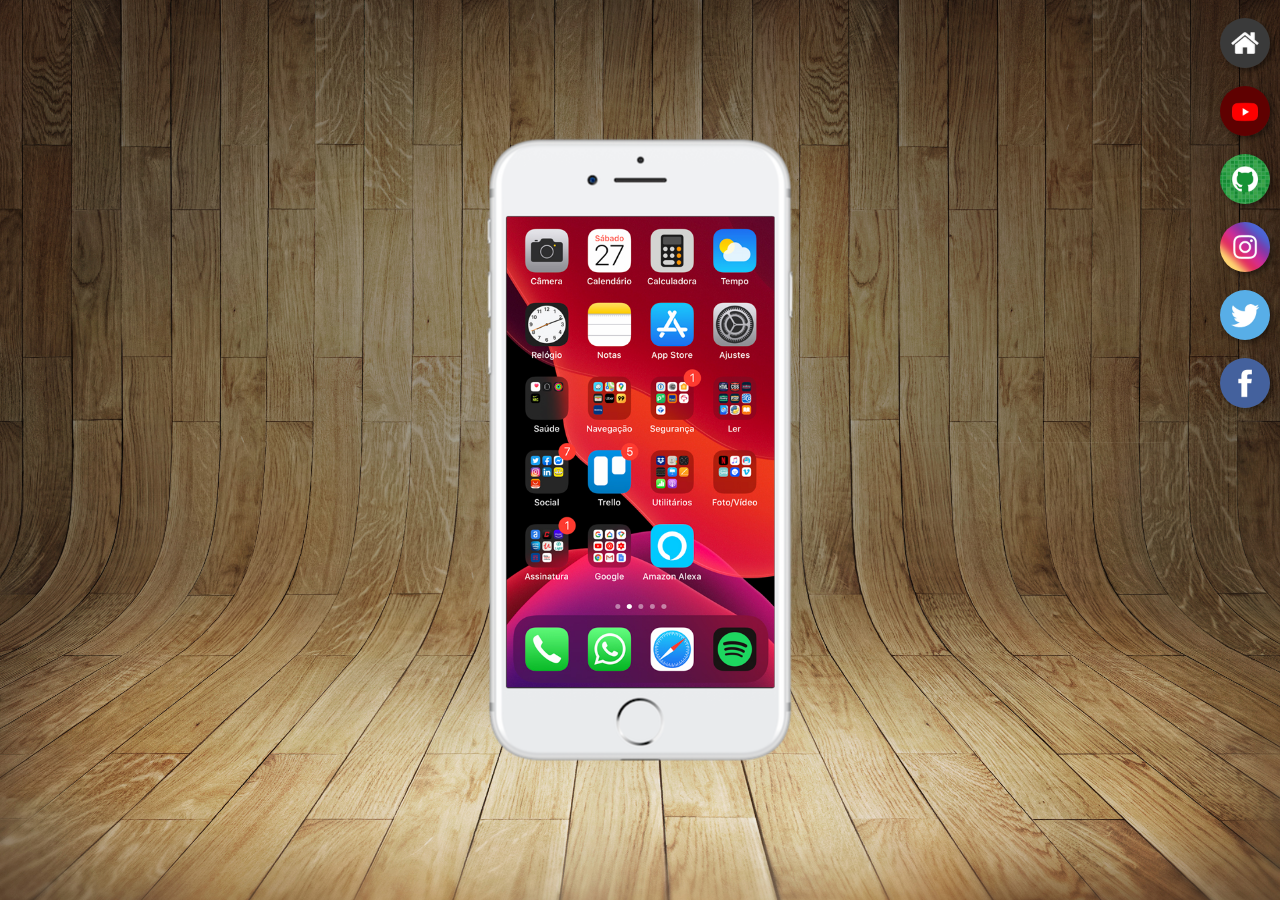
<file: index.html>
<!DOCTYPE html>
<html lang="en">
<head>
    <meta charset="UTF-8">
    <meta name="viewport" content="width=device-width, initial-scale=1.0">
    <title>Document</title>
    <link rel="stylesheet" href="estilo/style.css">
    <link rel="shortcut icon" href="imagens/favicon.ico" type="image/x-icon">
</head>
<body>
    <main>
        <section id="tel">
            <iframe src="home.html" frameborder="0" name="tela" id="tela"></iframe>
        </section>
        <section id="redes">
            <br>
            <a href="home.html" target="tela" ><img src="imagens/logo-home.jpg" alt=""></a>
            <br>
            <a href="youtube.html" target="tela"><img src="imagens/logo-youtube.jpg" alt=""></a>
            <br>
            <a href="github.html" target="tela"><img src="imagens/logo-github.jpg" alt=""></a>
            <br>
            <a href="instagram.html" target="tela"><img src="imagens/logo-instagram.jpg" alt=""></a>
            <br>
            <a href="twitter.html" target="tela"><img src="imagens/logo-twitter.jpg" alt=""></a>
            <br>
            <a href="facebook.html" target="tela"><img src="imagens/logo-facebook.jpg" alt=""></a>
        </section>
    </main>
</body>
</html>
</file>
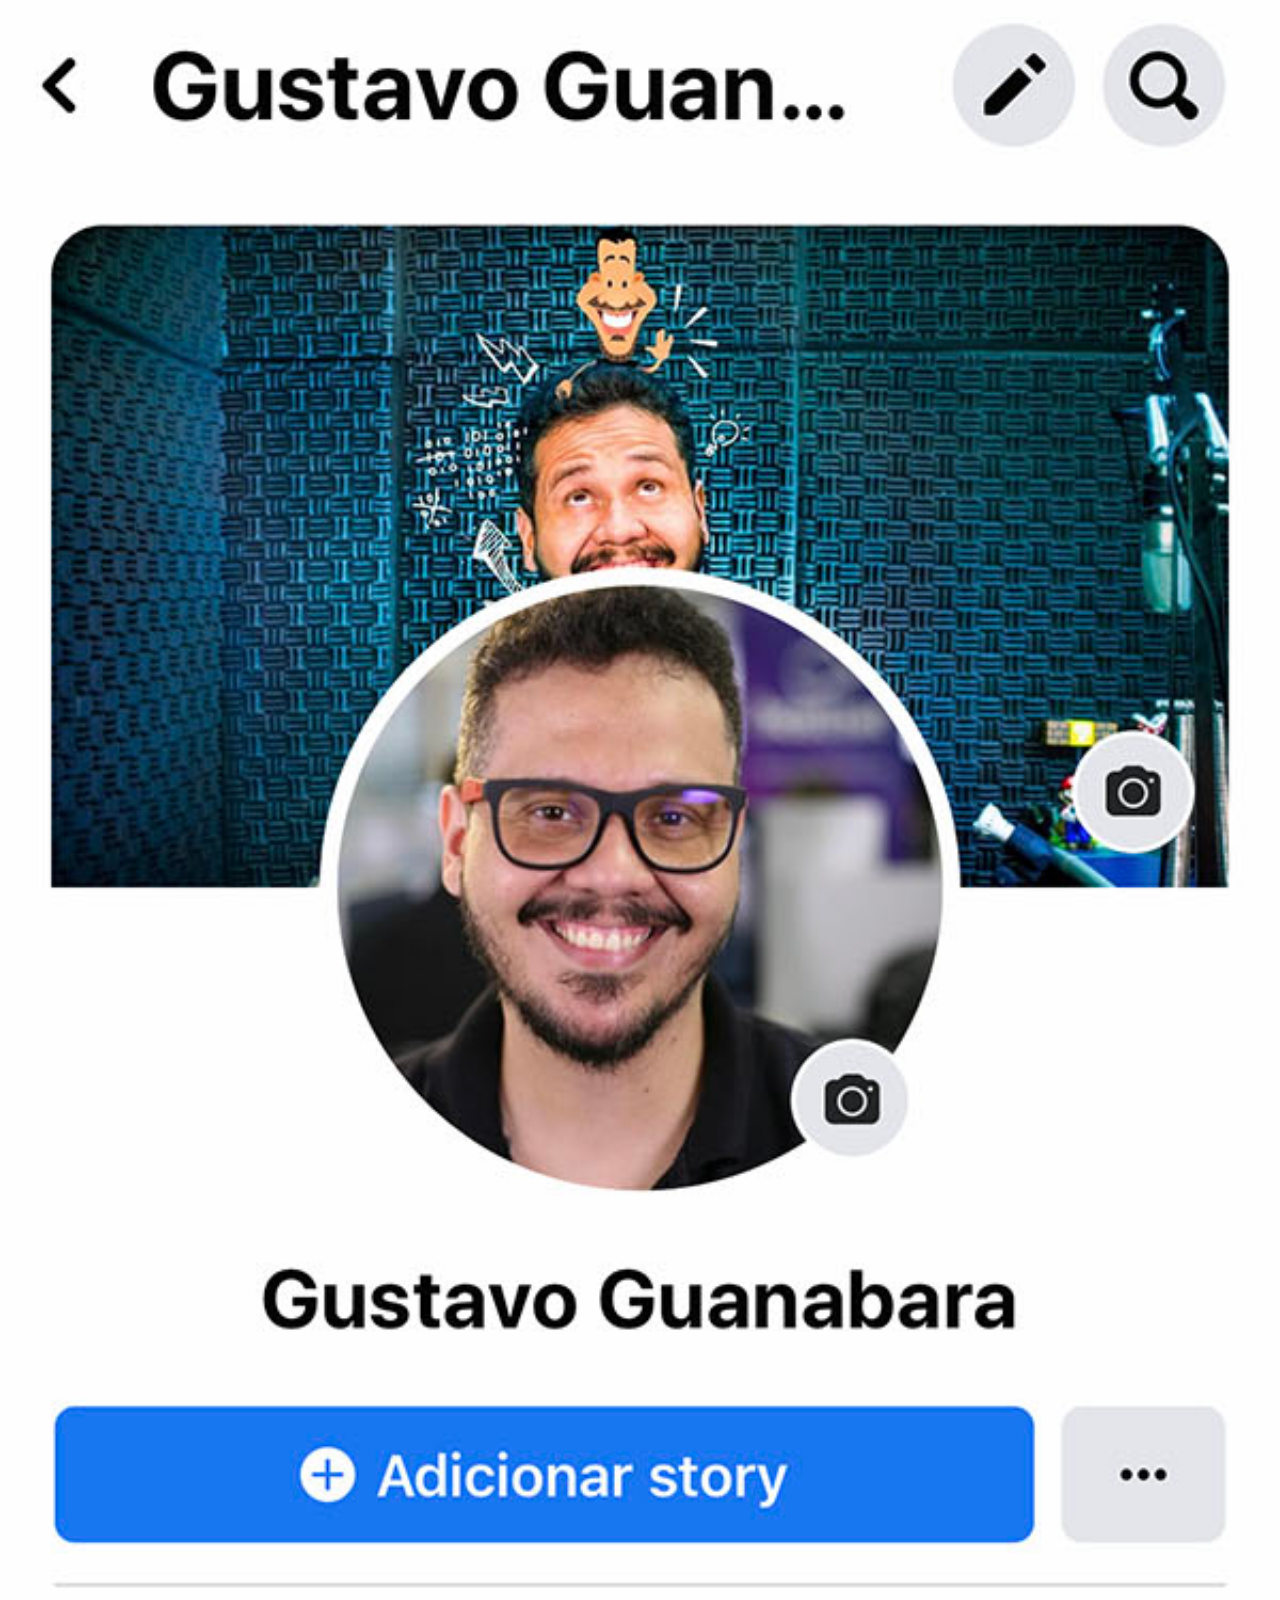
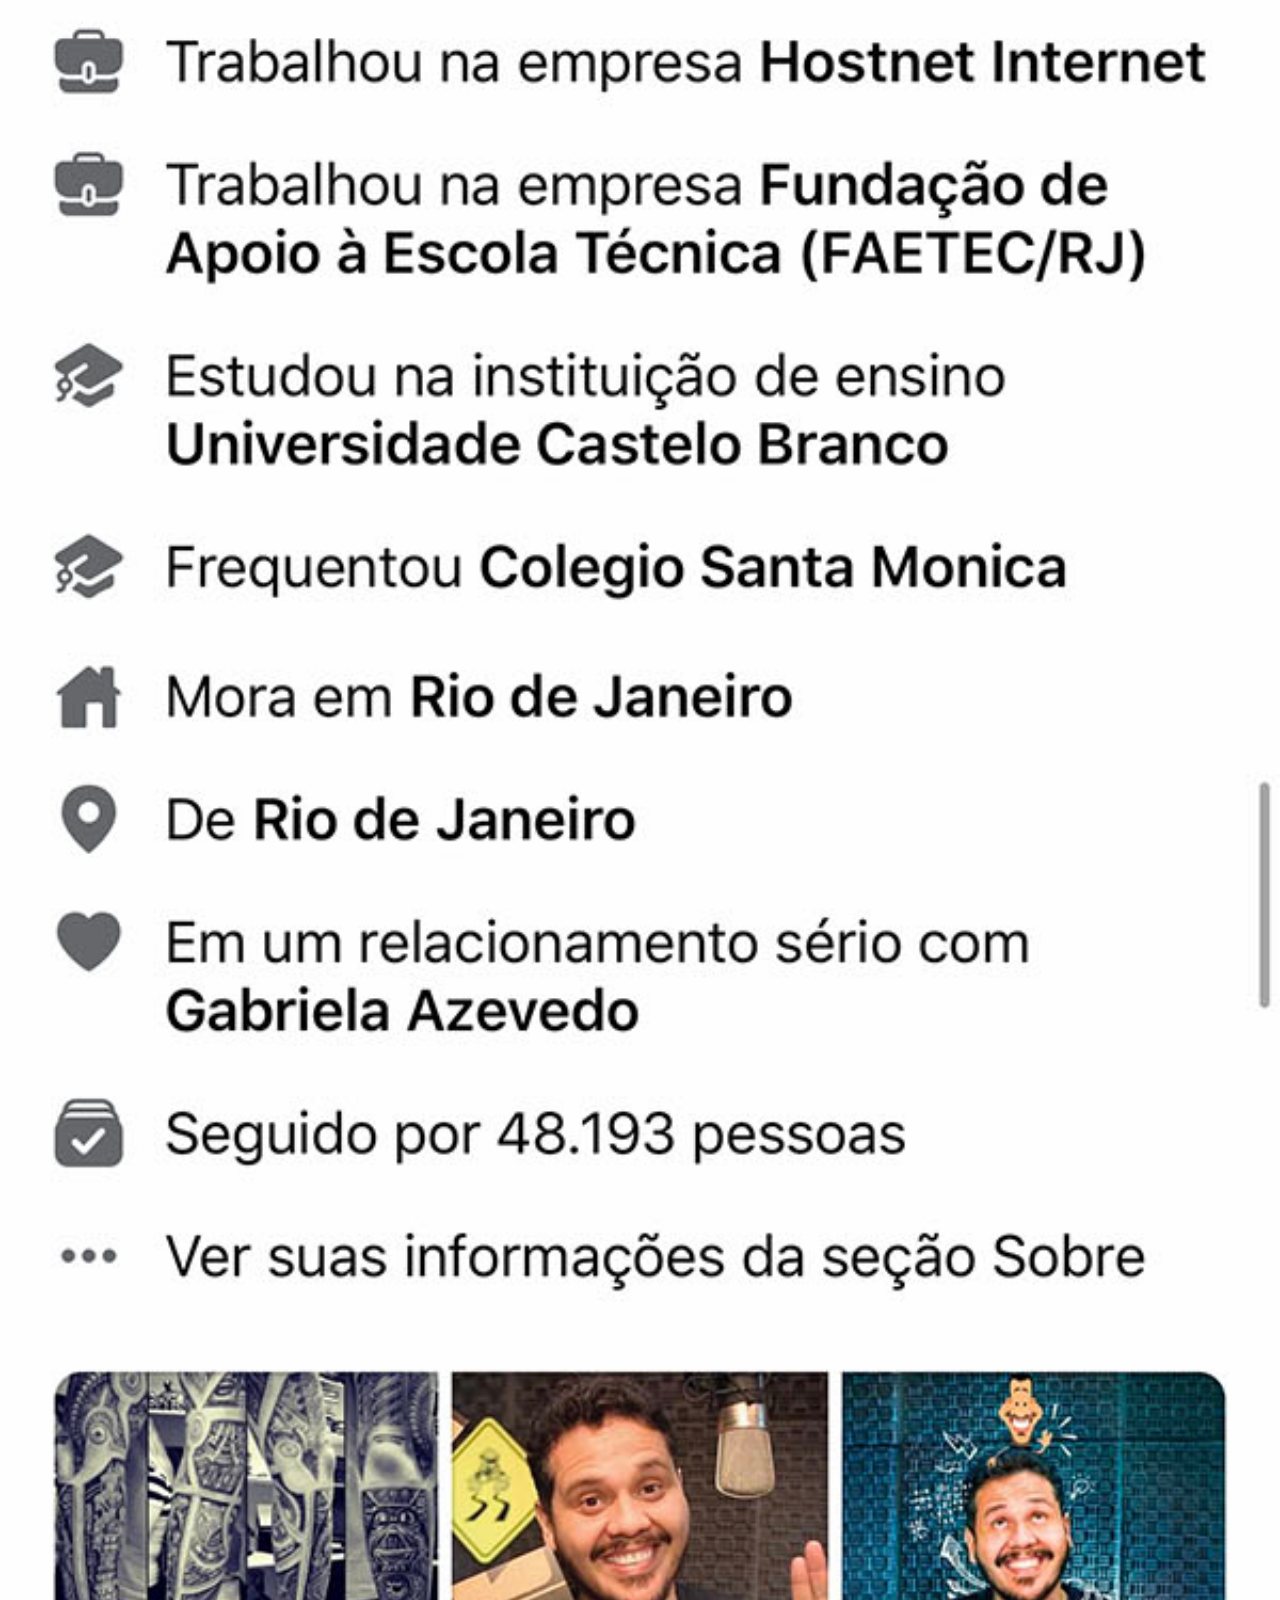
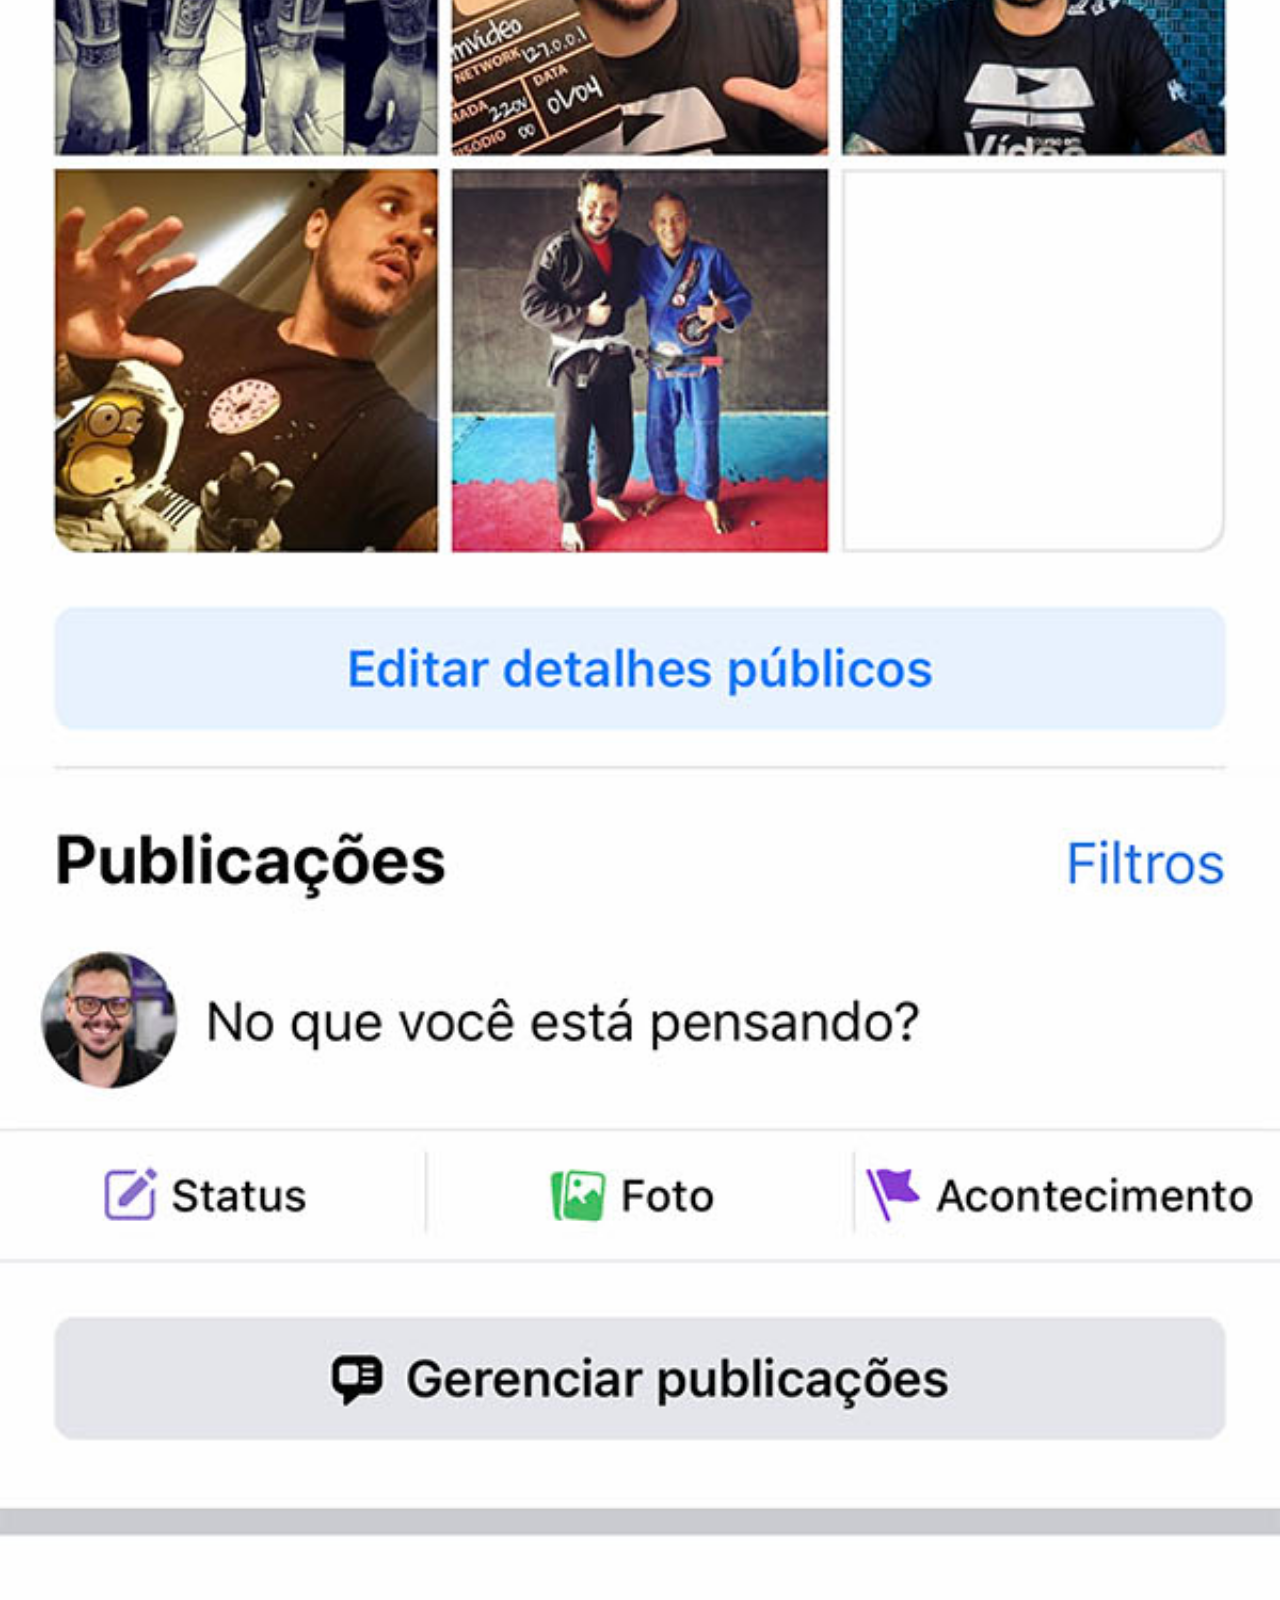
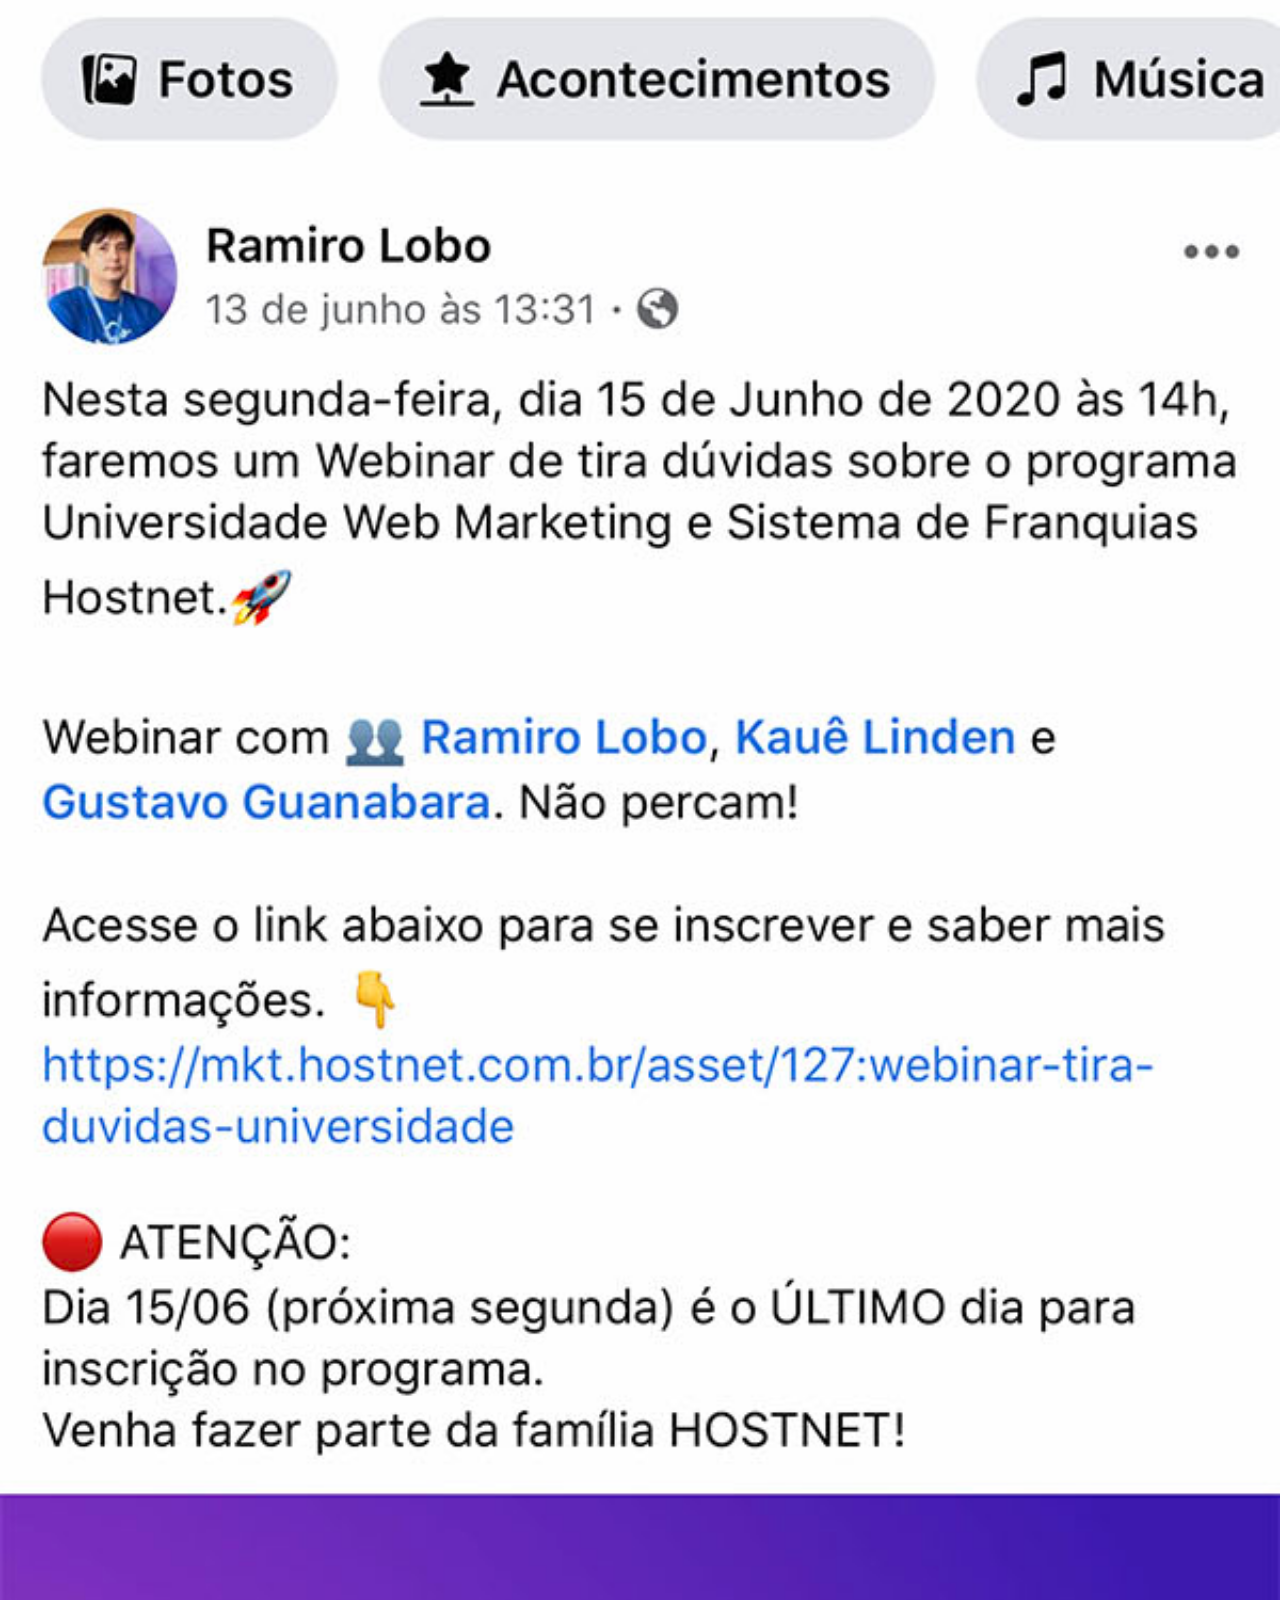
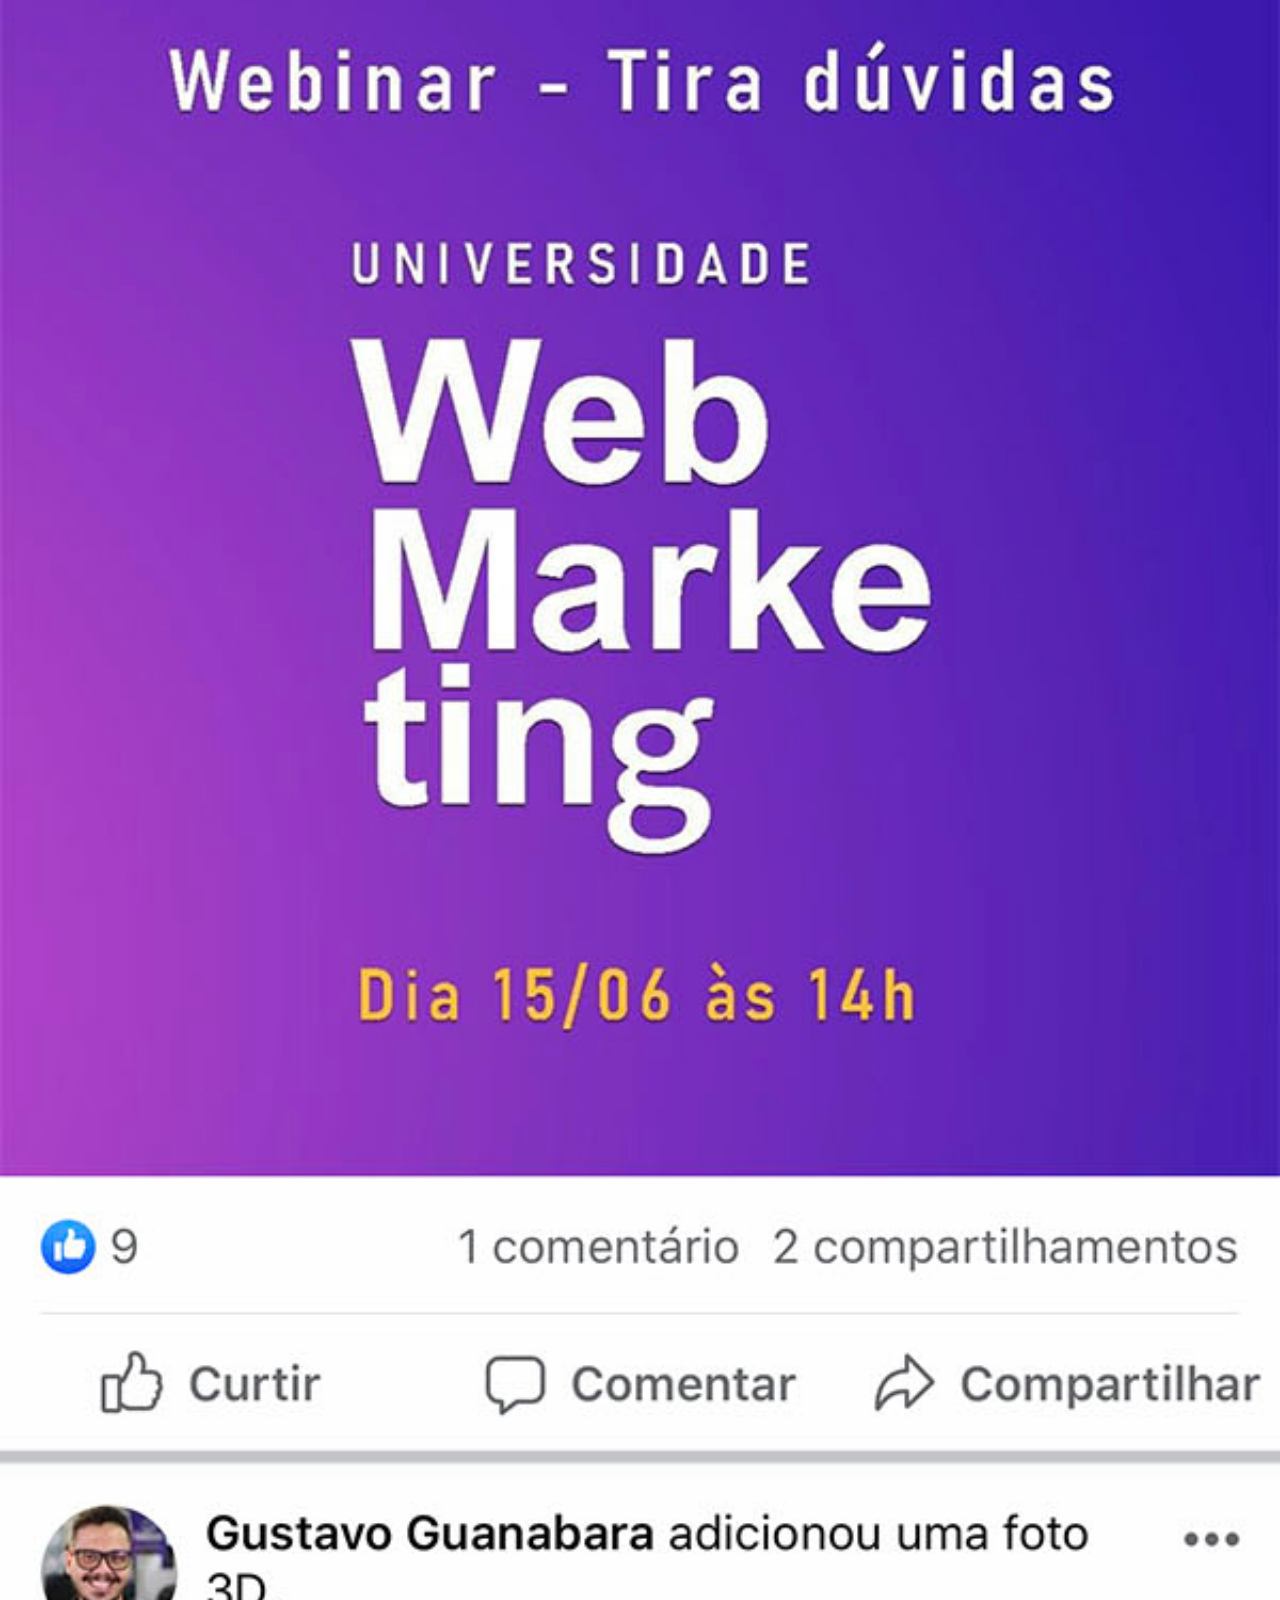
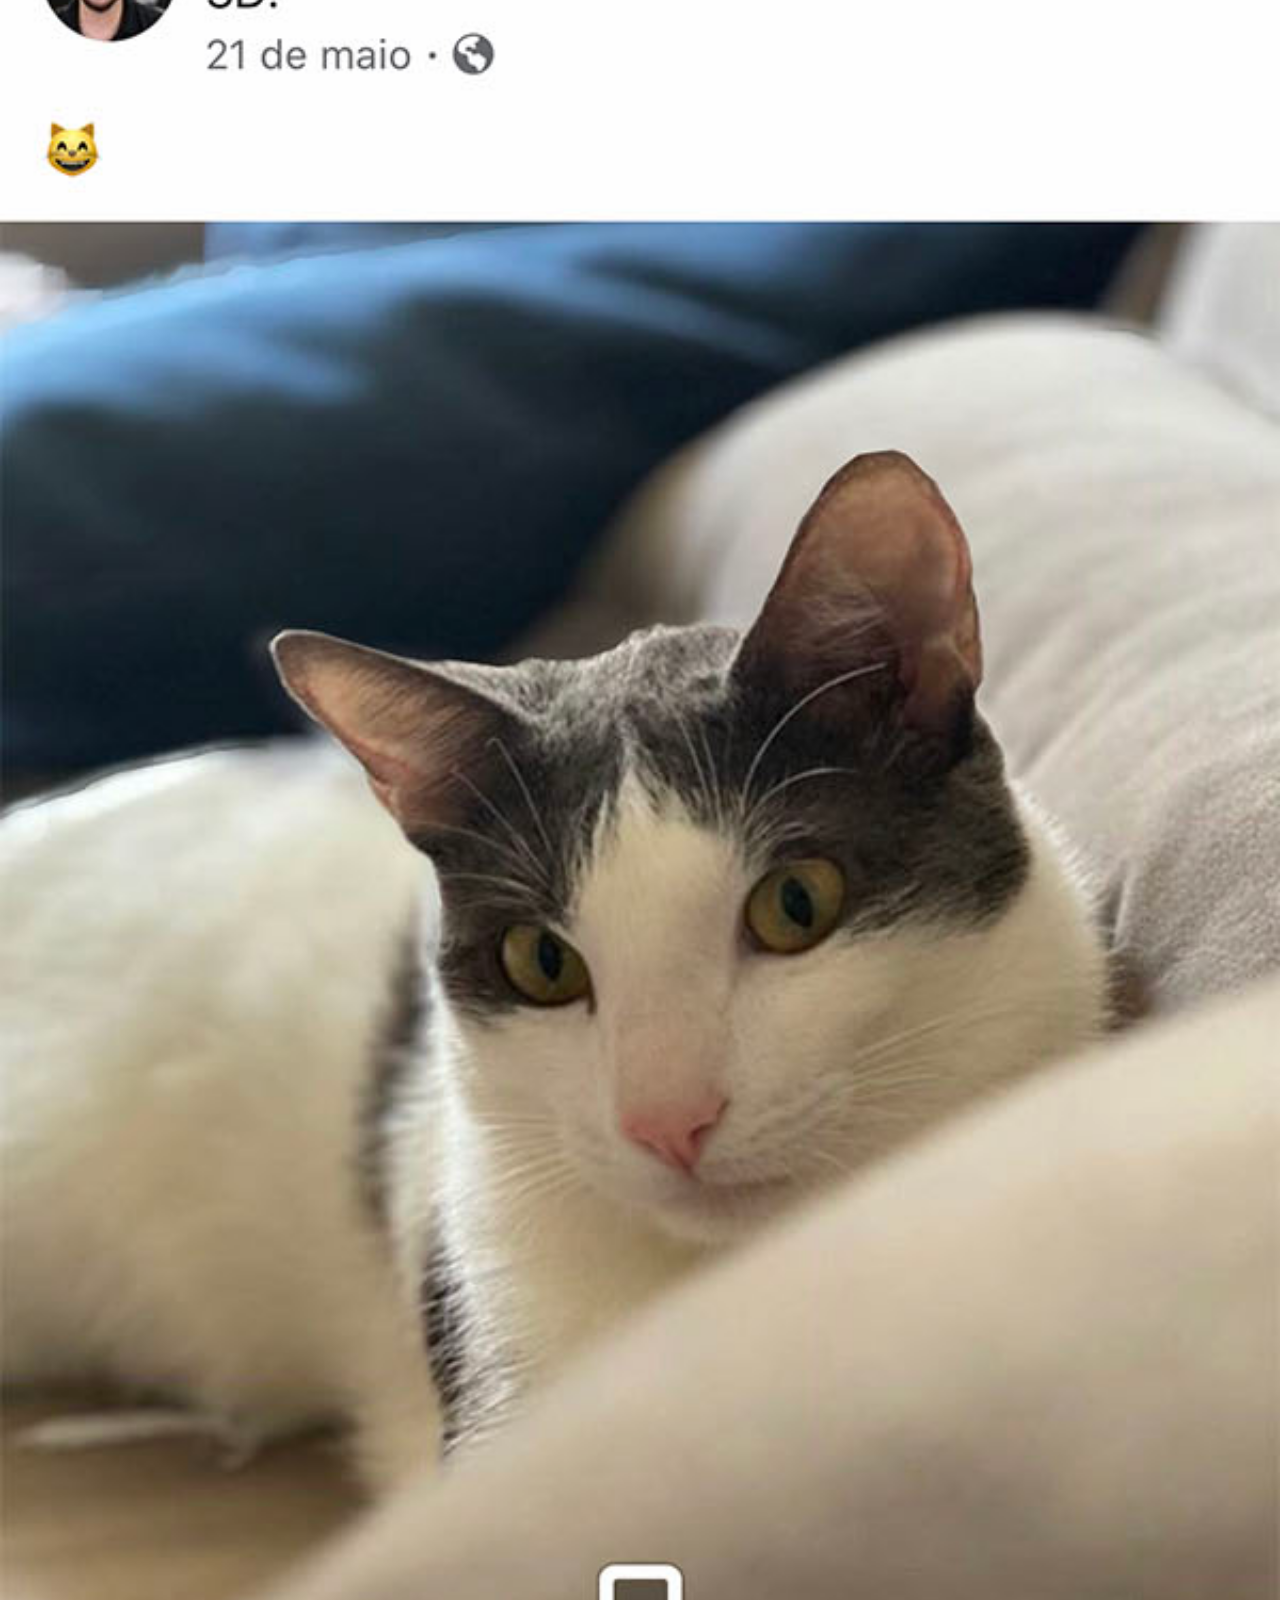
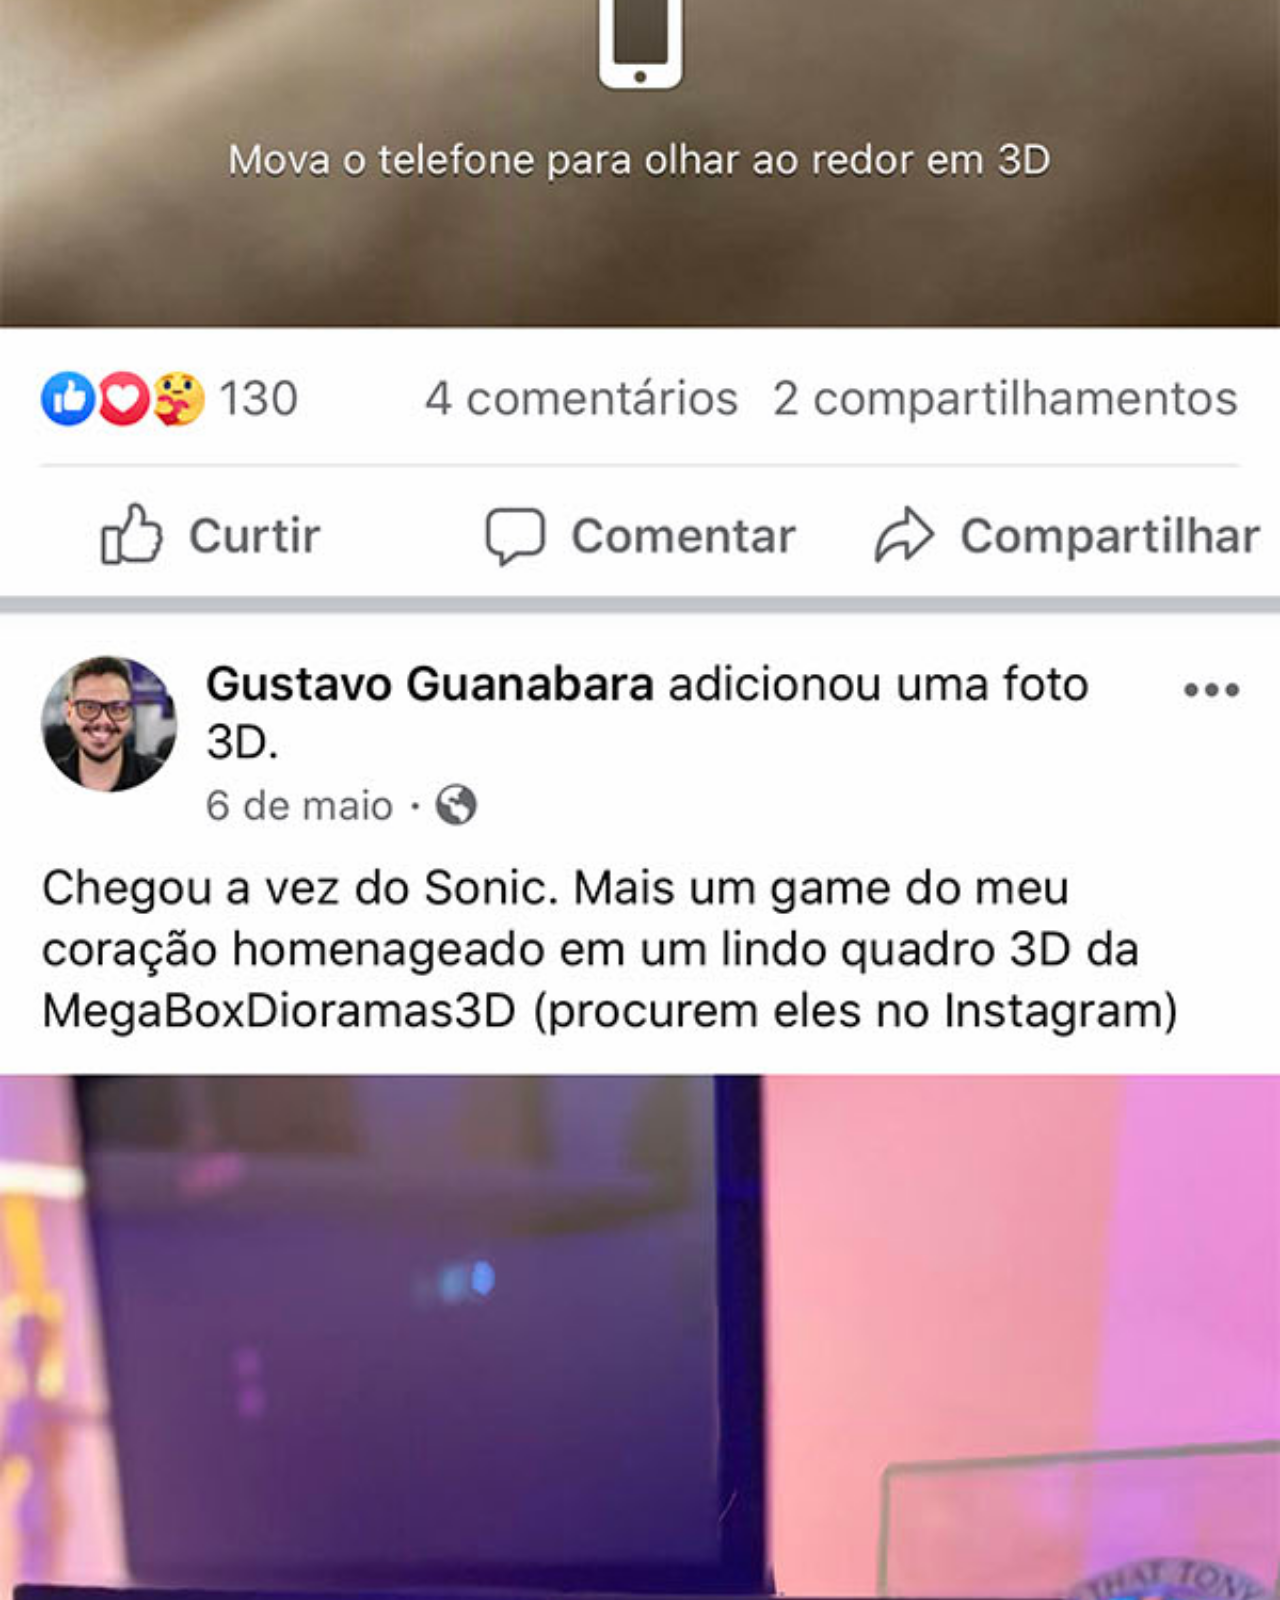
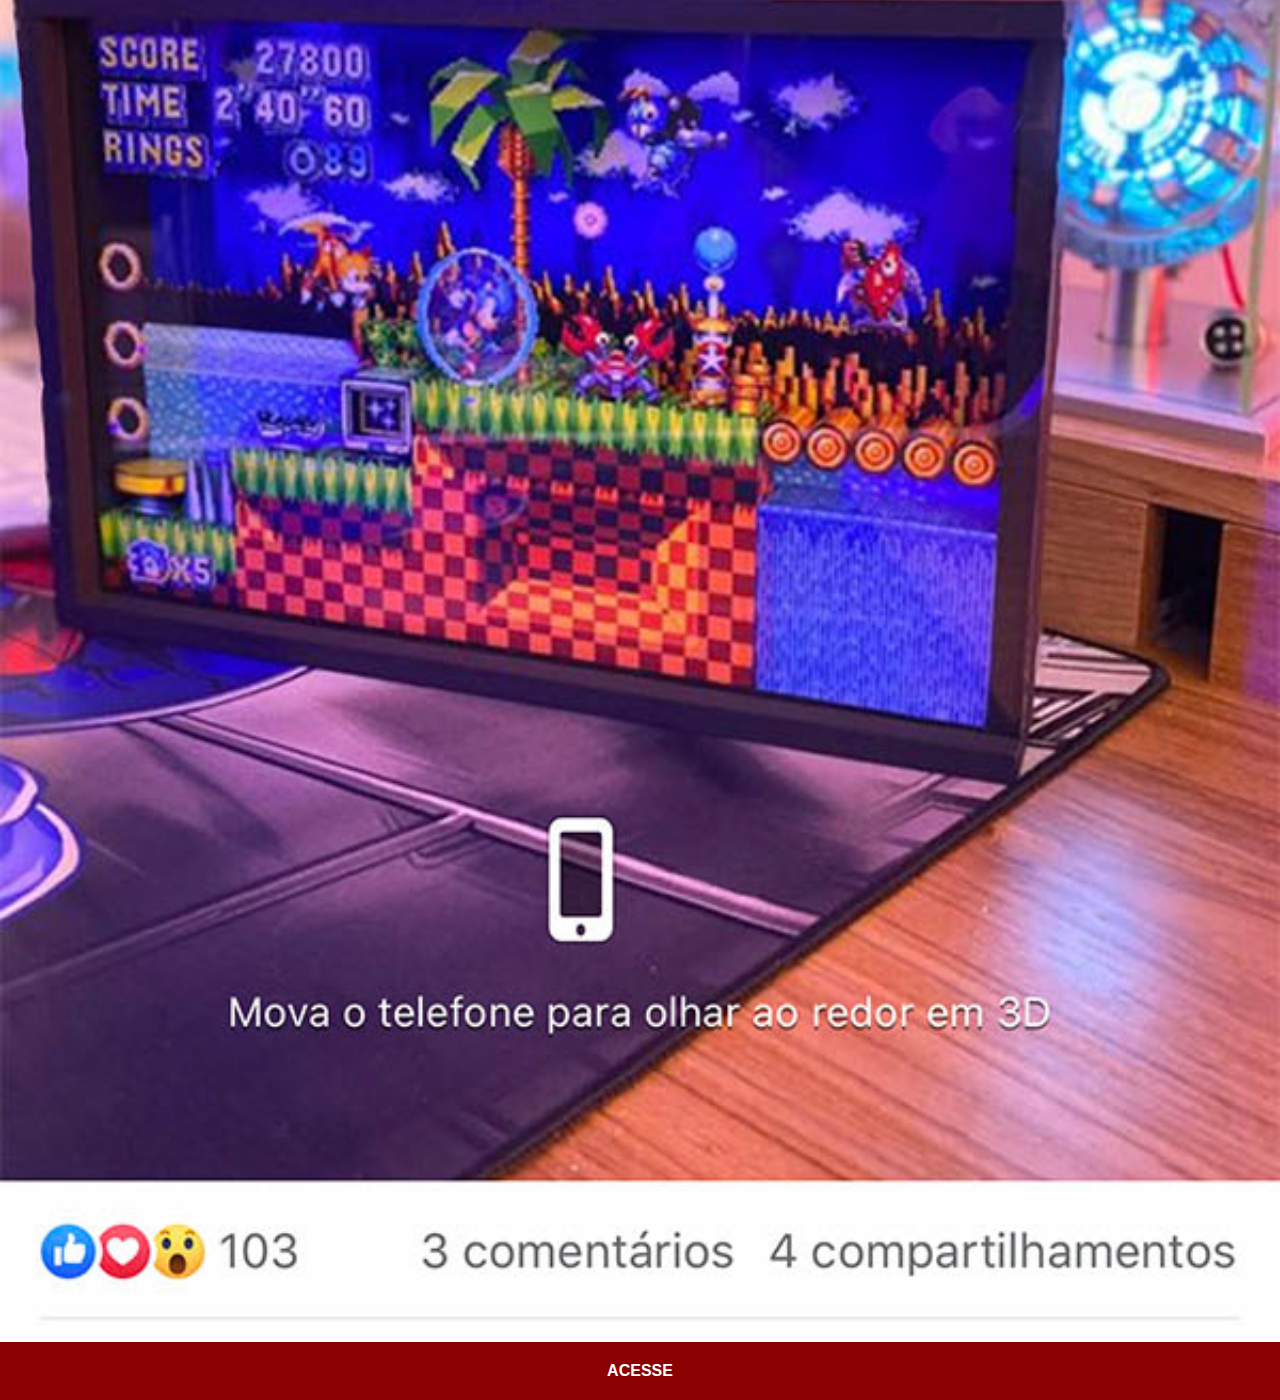
<file: facebook.html>
<!DOCTYPE html>
<html lang="pt-br">
<head>
    <meta charset="UTF-8">
    <meta name="viewport" content="width=device-width, initial-scale=1.0">
    <title>Home</title>
    <style>
        * {
            margin: 0px;
            padding: 0px;
            font-family: Arial, Helvetica, sans-serif;
        }

        ::-webkit-scrollbar {
            width: 0px;
            height: 0px;
        }

        img {
            width: 100vw;
        }

        a {
            display: block;
            background-color: darkred;
            padding: 20px;
            text-align: center;
            font-weight: bolder;
            text-decoration: none;
            color: white;
        }

        a:hover {
            background-color: red;
        }
    </style>
</head>
<body>
    <img src="imagens/tela-facebook.jpg" alt="youtube">
    <a href="https://www.facebook.com/gustavoguanabara/?locale=pt_BR" target="_blank">ACESSE</a>
</body>
</html>
</file>
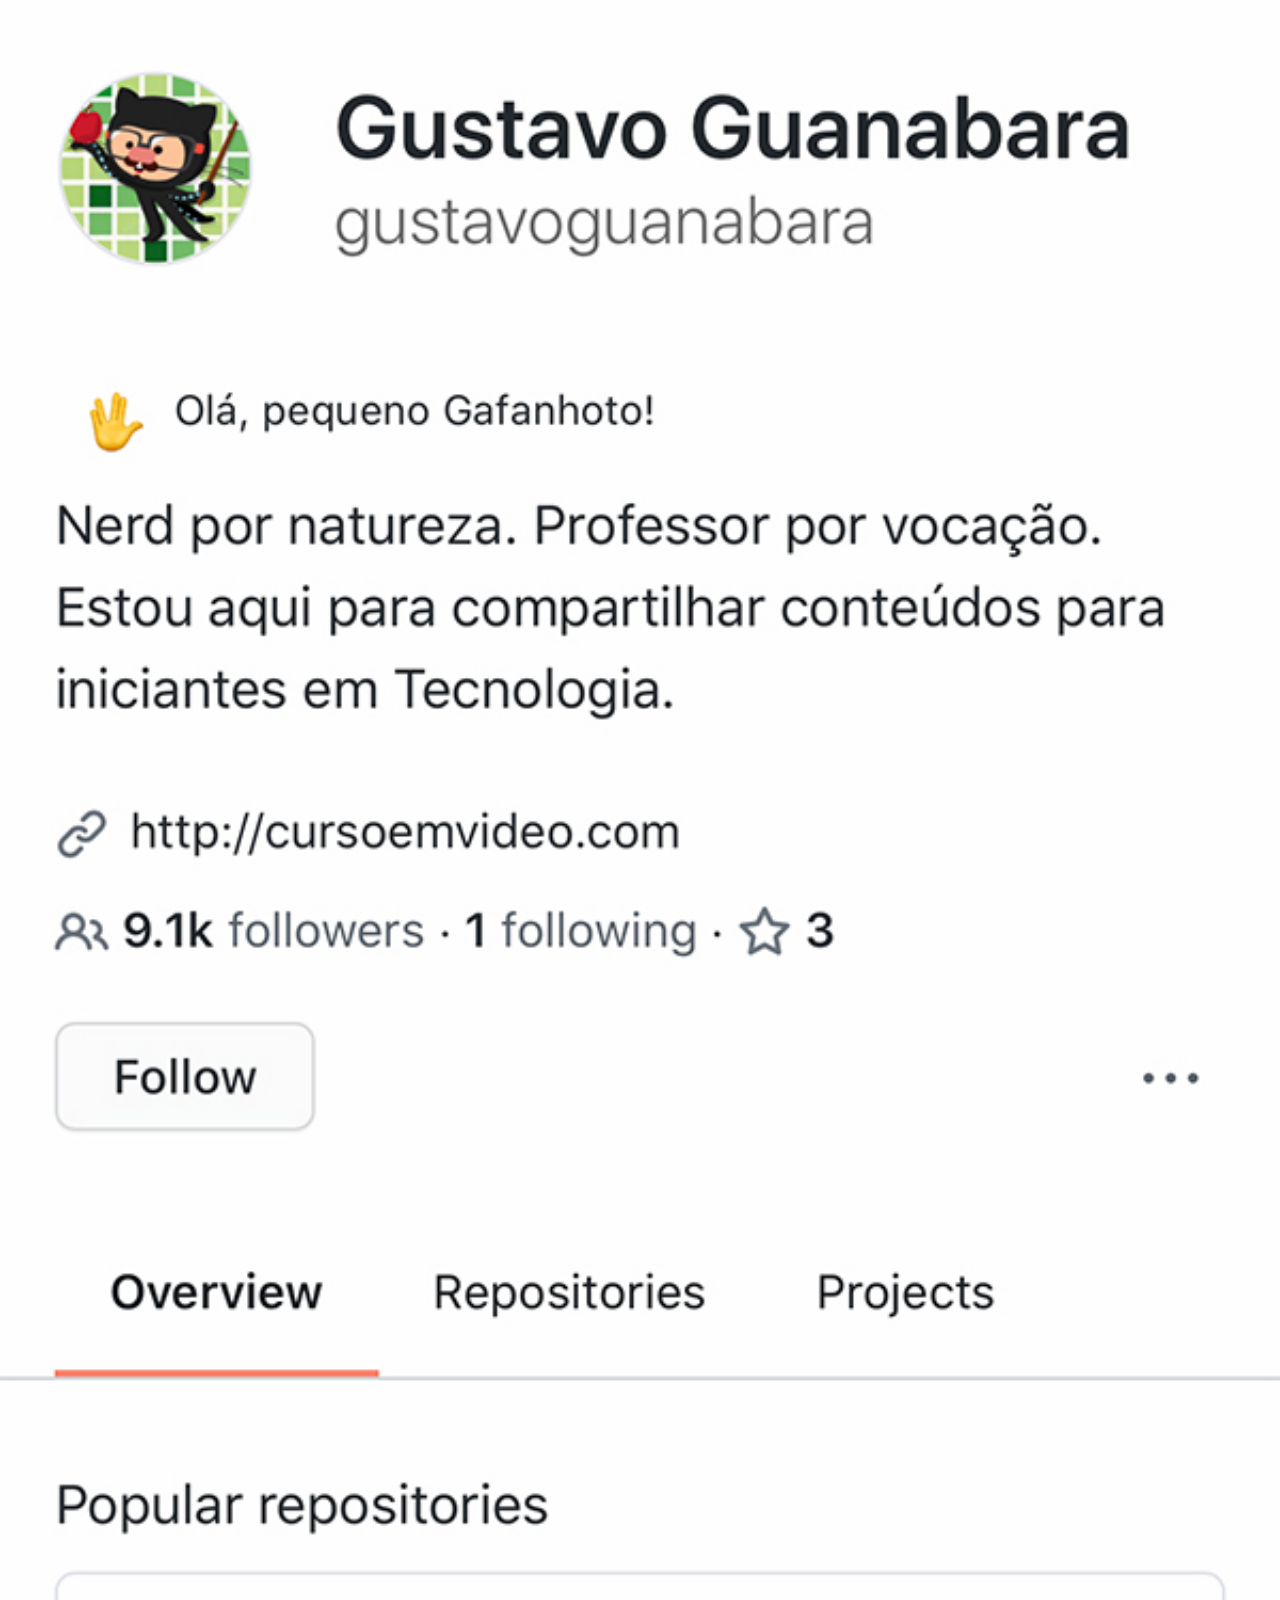
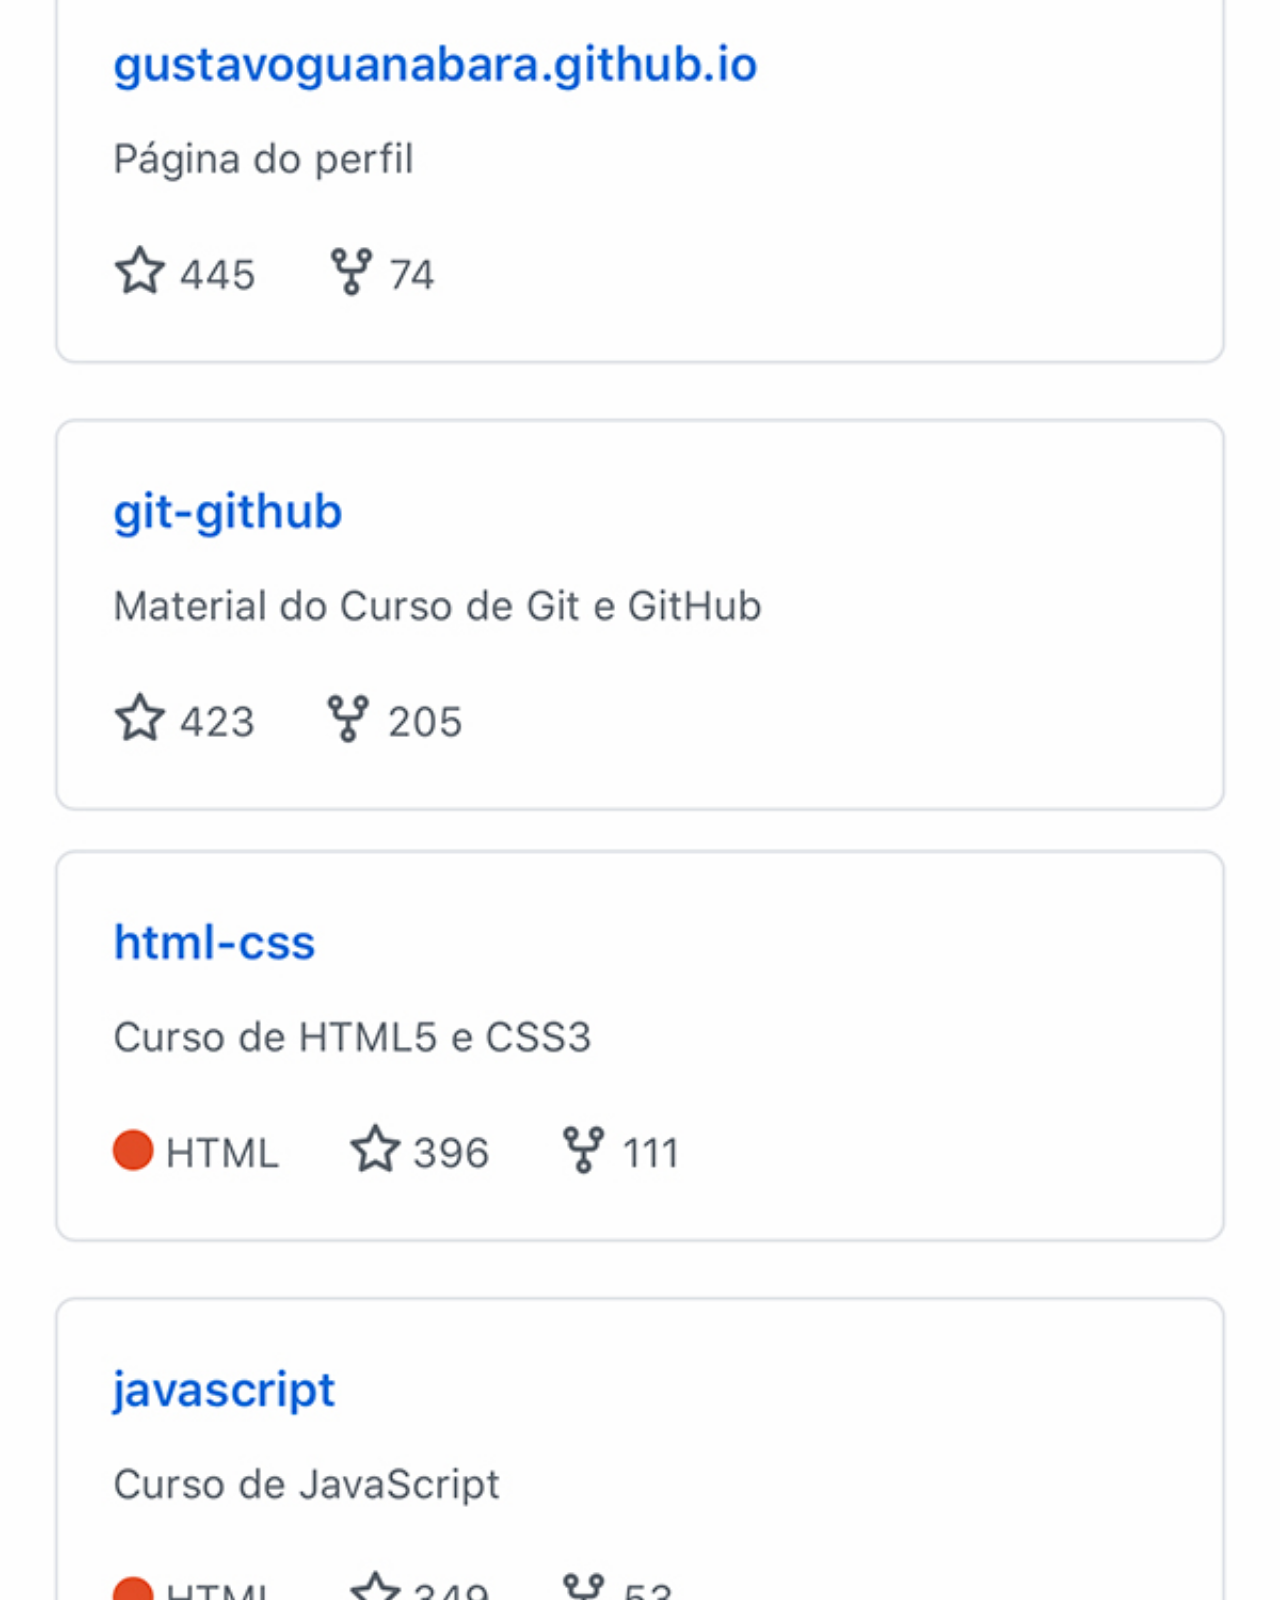
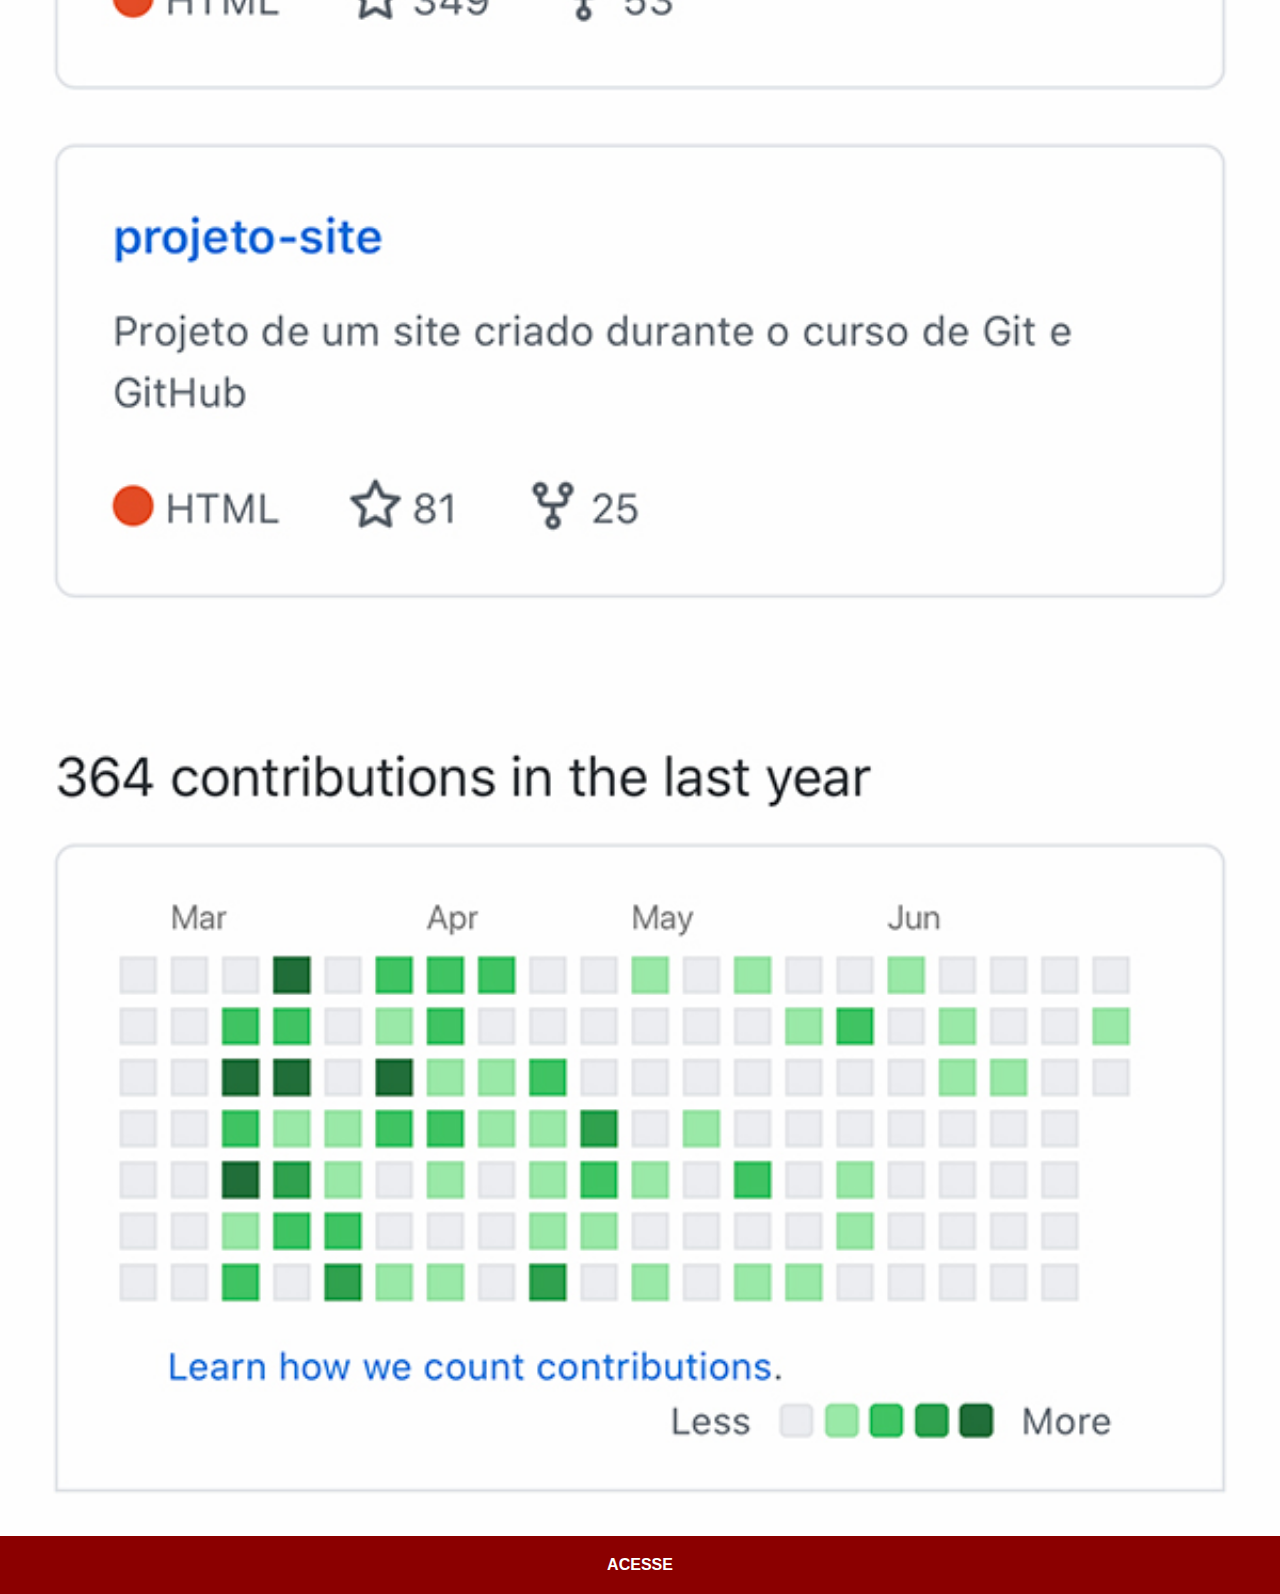
<file: github.html>
<!DOCTYPE html>
<html lang="pt-br">
<head>
    <meta charset="UTF-8">
    <meta name="viewport" content="width=device-width, initial-scale=1.0">
    <title>Home</title>
    <style>
        * {
            margin: 0px;
            padding: 0px;
            font-family: Arial, Helvetica, sans-serif;
        }

        ::-webkit-scrollbar {
            width: 0px;
            height: 0px;
        }

        img {
            width: 100vw;
        }

        a {
            display: block;
            background-color: darkred;
            padding: 20px;
            text-align: center;
            font-weight: bolder;
            text-decoration: none;
            color: white;
        }

        a:hover {
            background-color: red;
        }
    </style>
</head>
<body>
    <img src="imagens/tela-github.jpg" alt="youtube">
    <a href="https://github.com/gustavoguanabara" target="_blank">ACESSE</a>
</body>
</html>
</file>
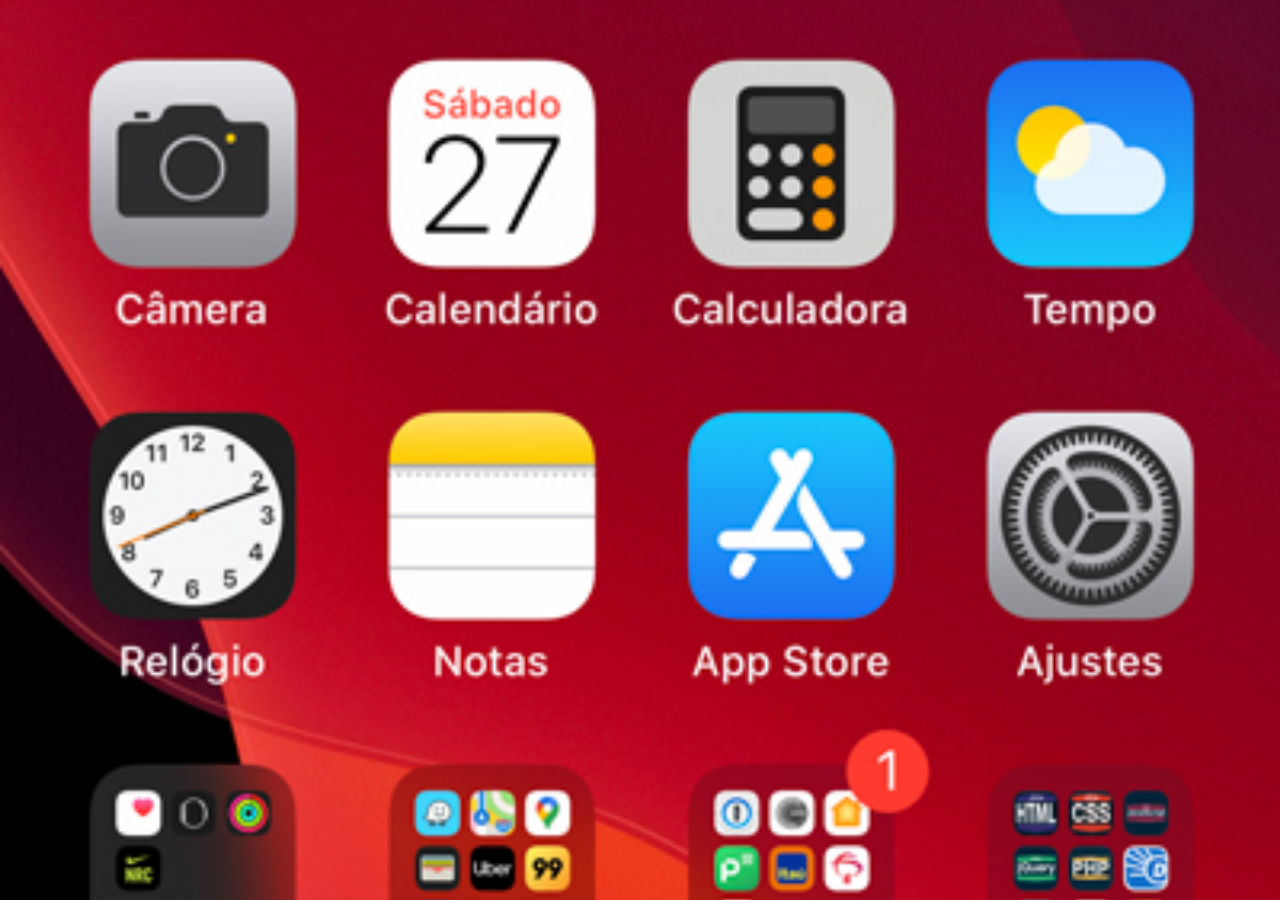
<file: home.html>
<!DOCTYPE html>
<html lang="pt-br">
<head>
    <meta charset="UTF-8">
    <meta name="viewport" content="width=device-width, initial-scale=1.0">
    <title>Home</title>
    <style>
        * {
            margin: 0px;
            padding: 0px;
        }

        body {
            height: 100vh;
            width: 100vw;
            background: black url(imagens/tela-home.jpg) no-repeat top center;
            background-size: cover;
        }
    </style>
</head>
<body>
    
</body>
</html>
</file>
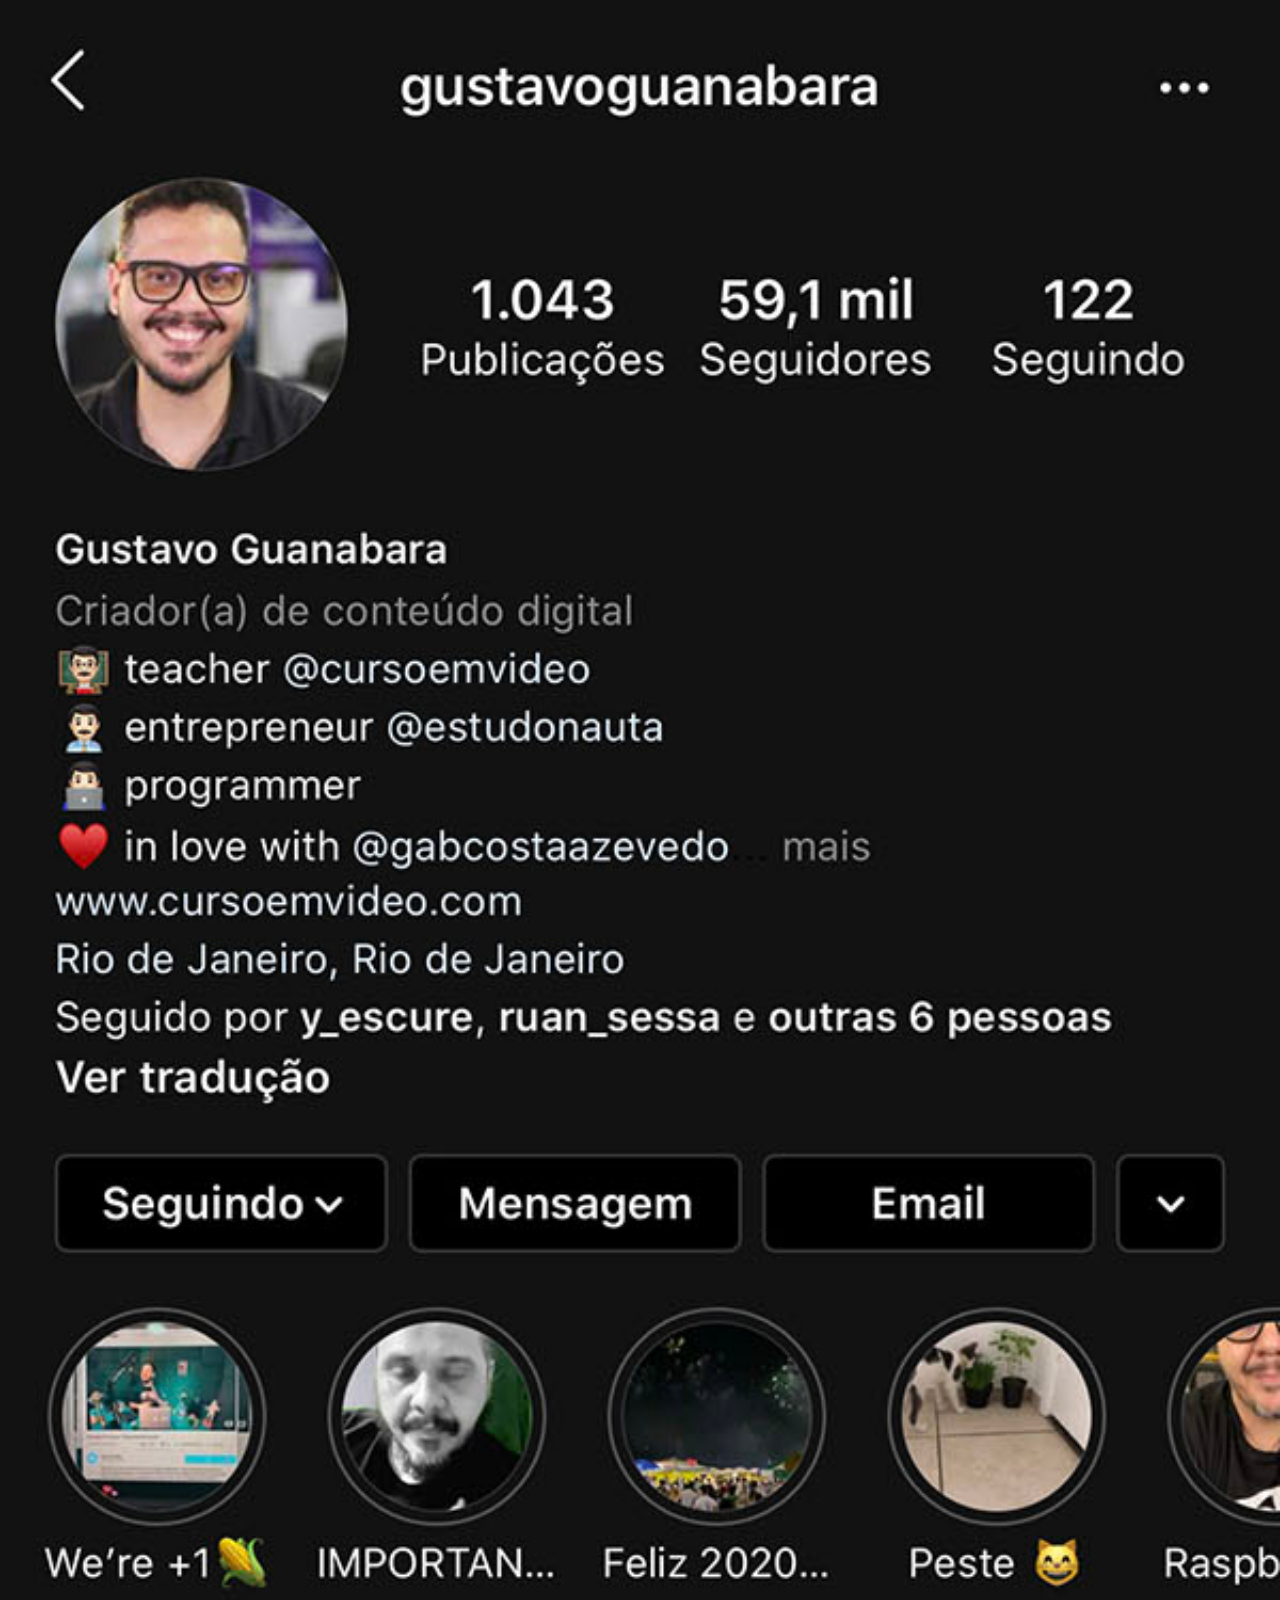
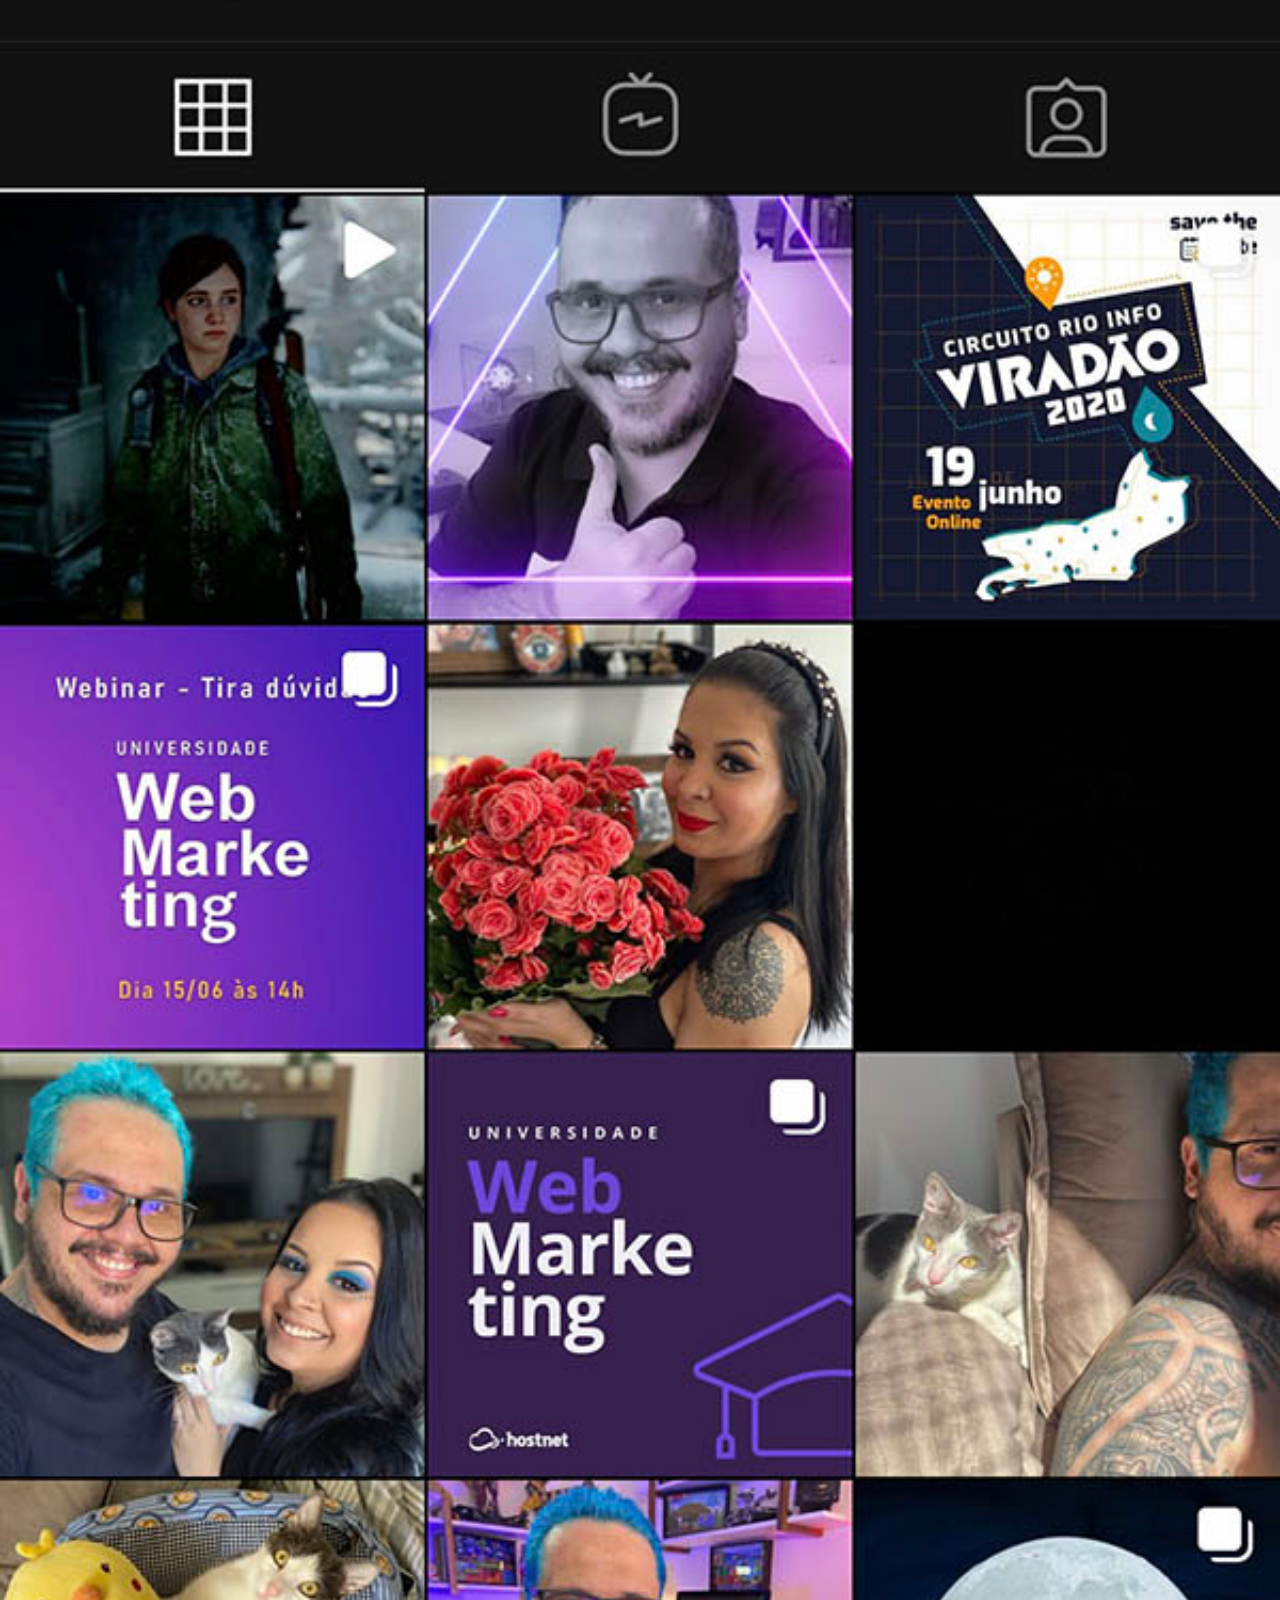
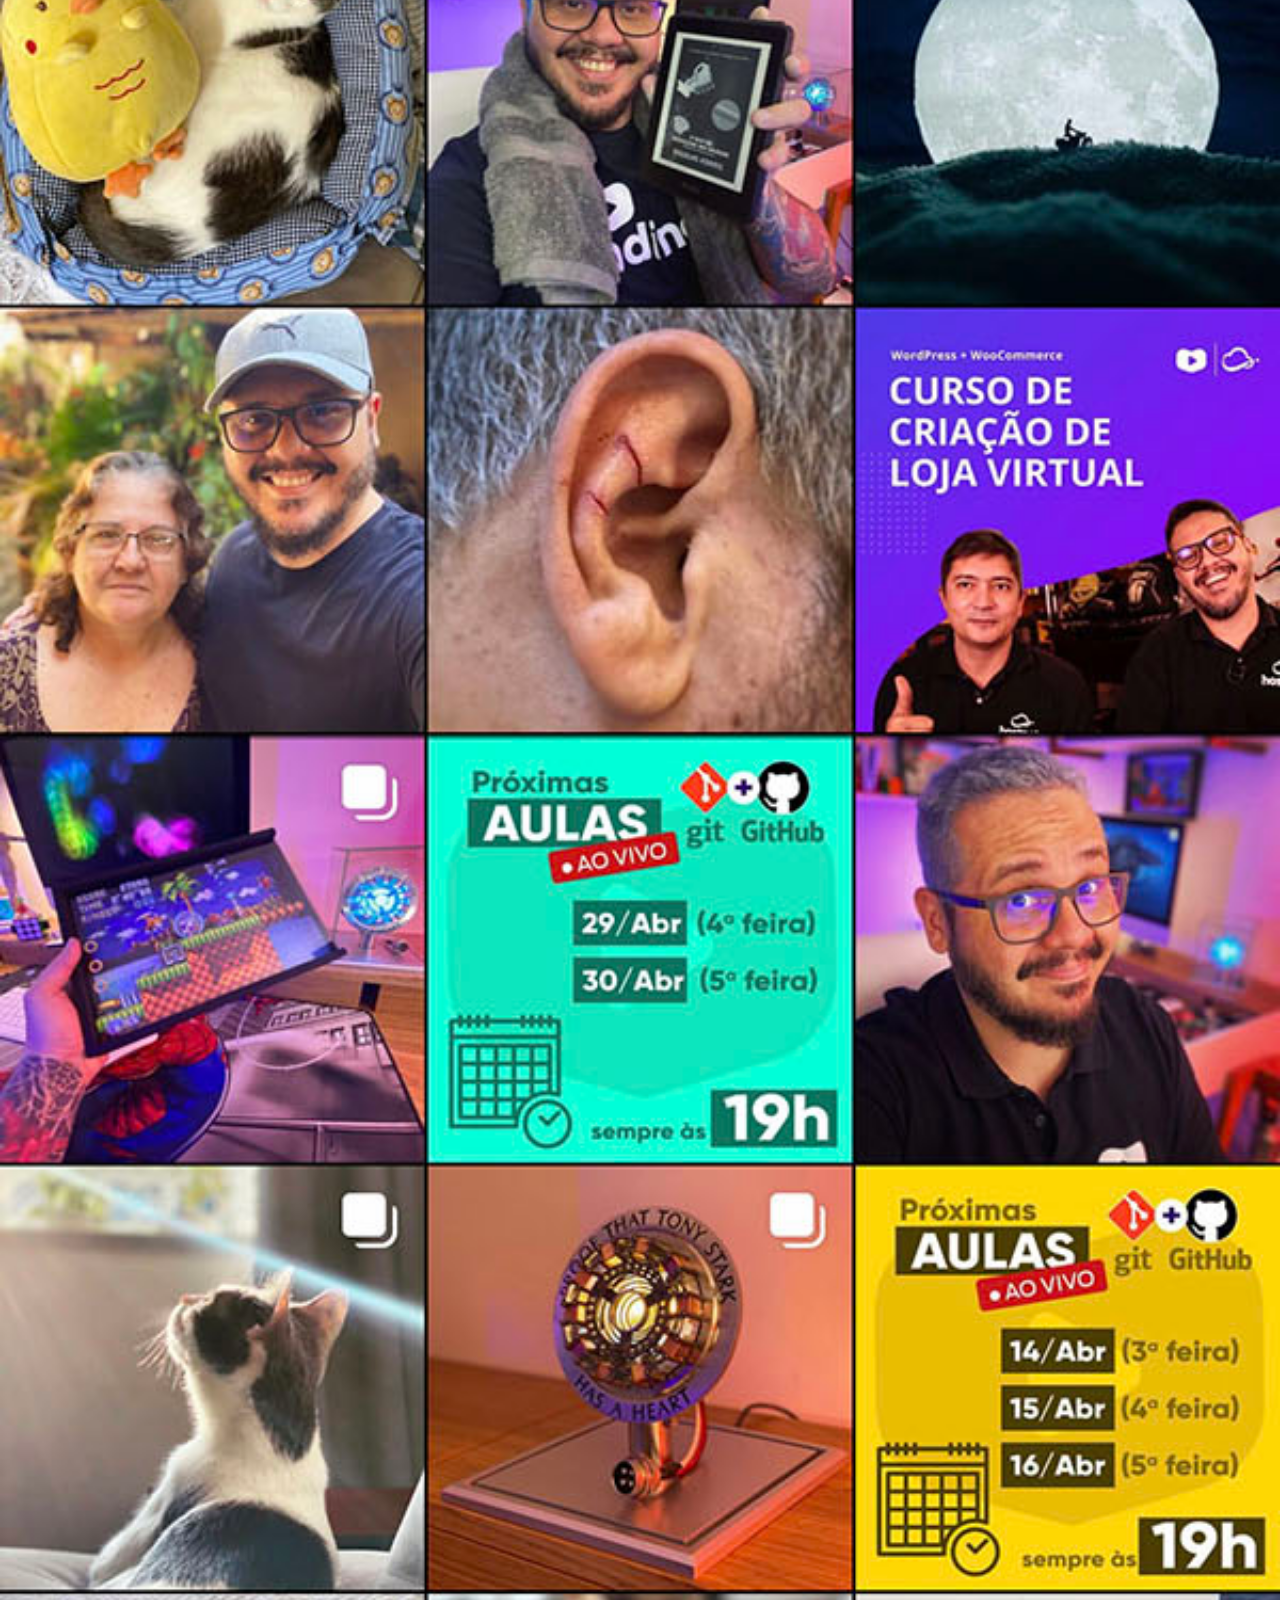
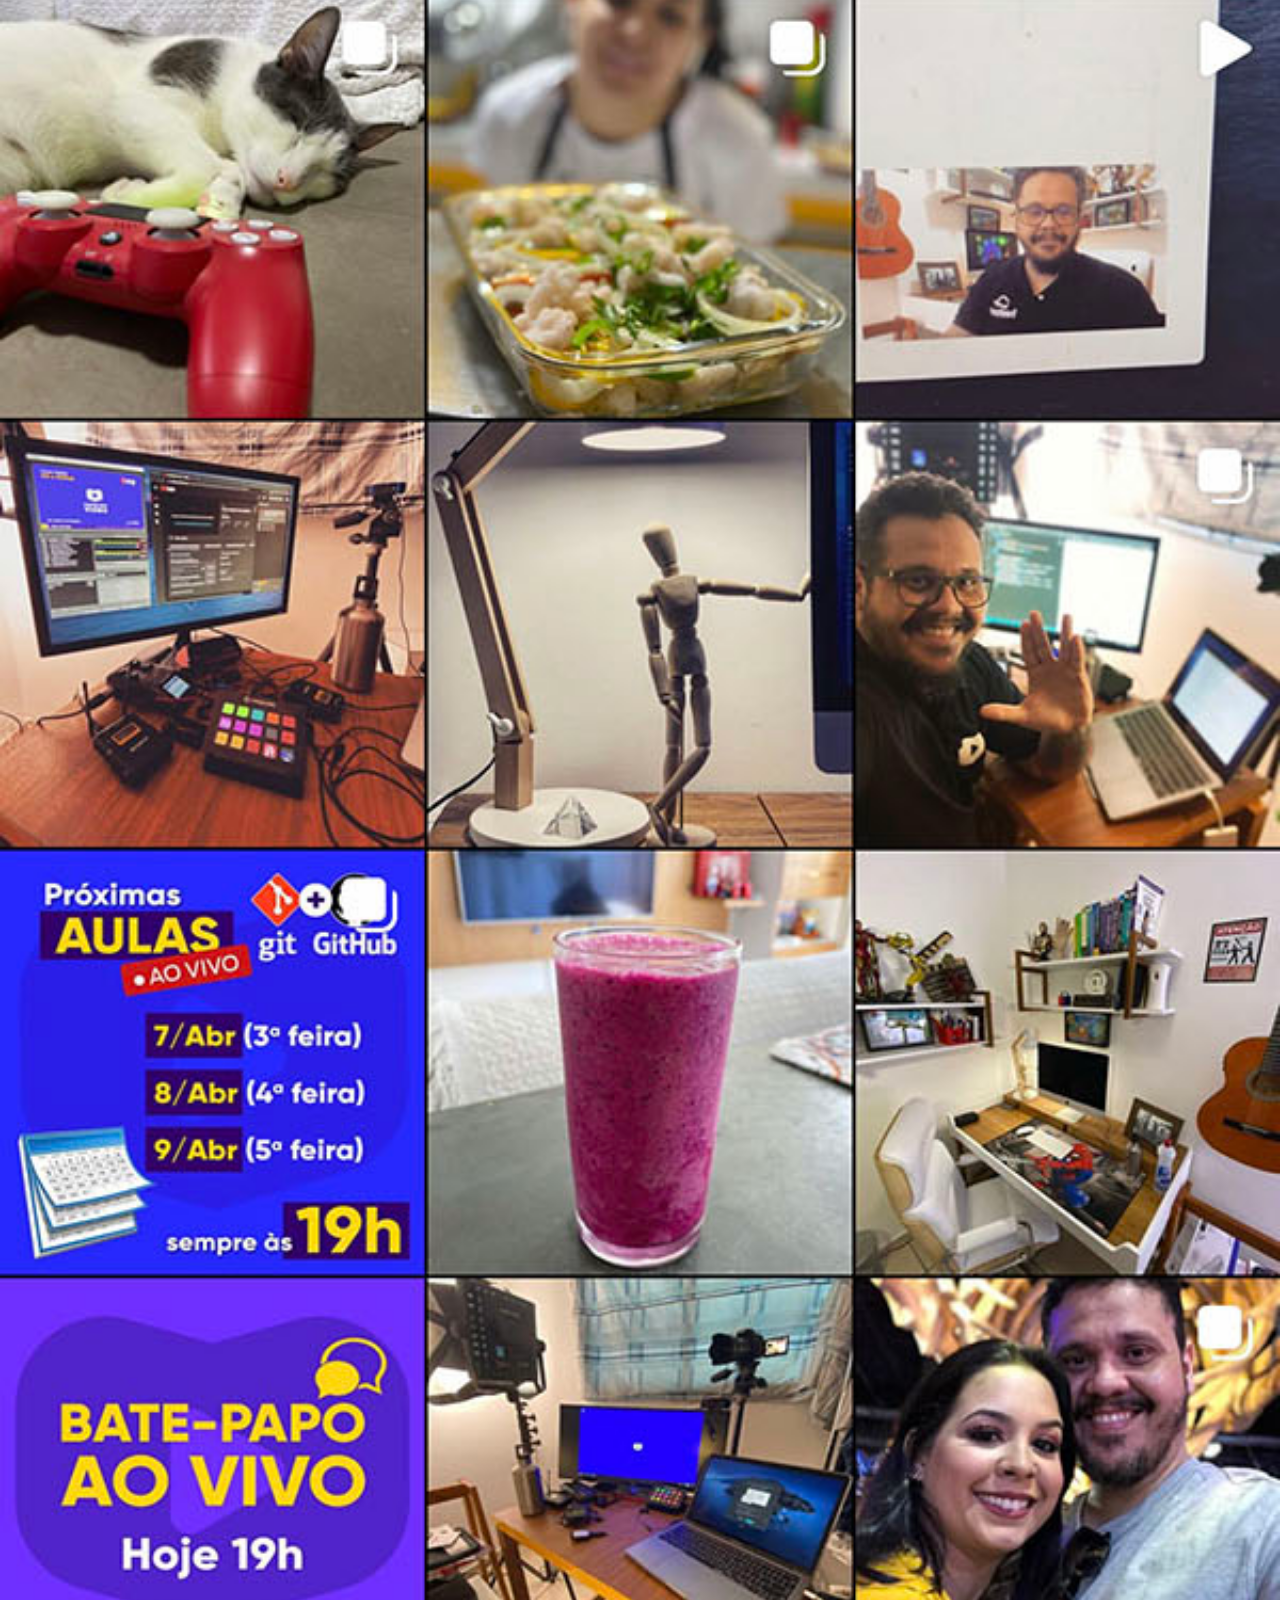
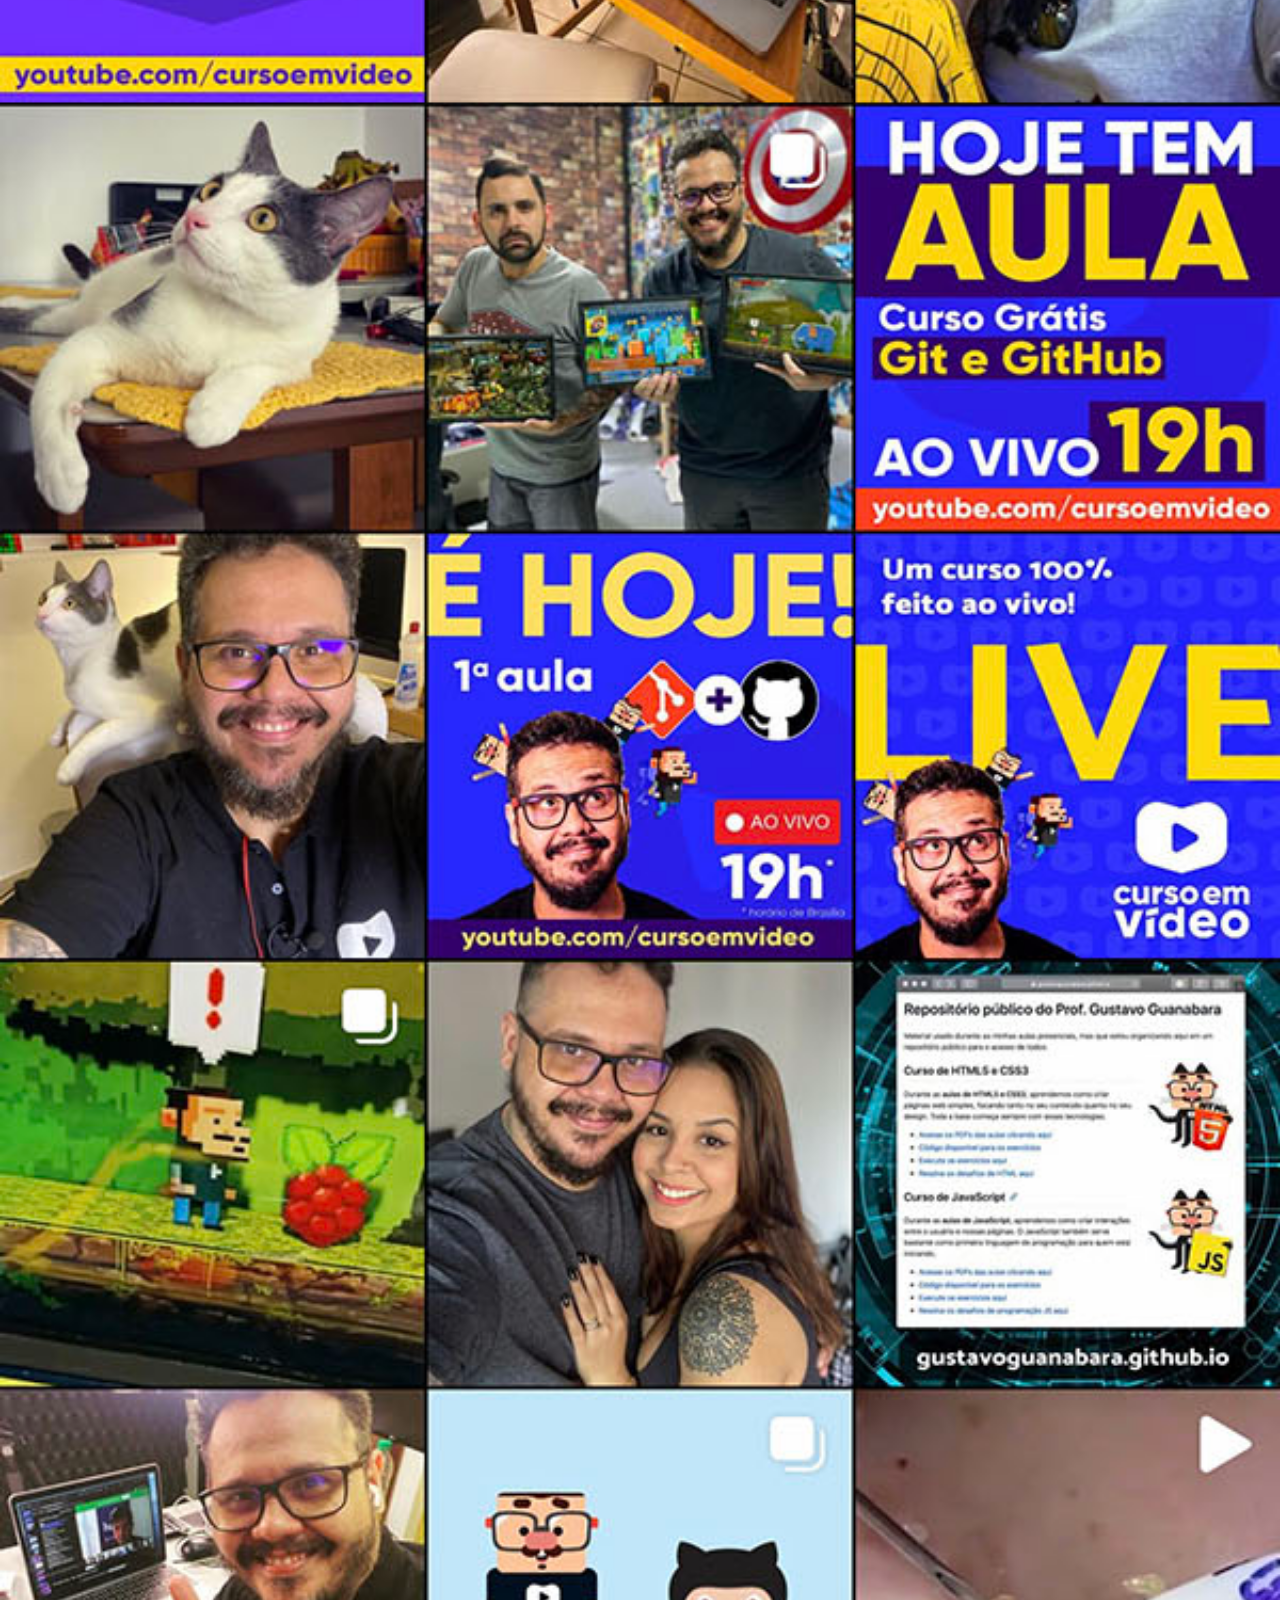
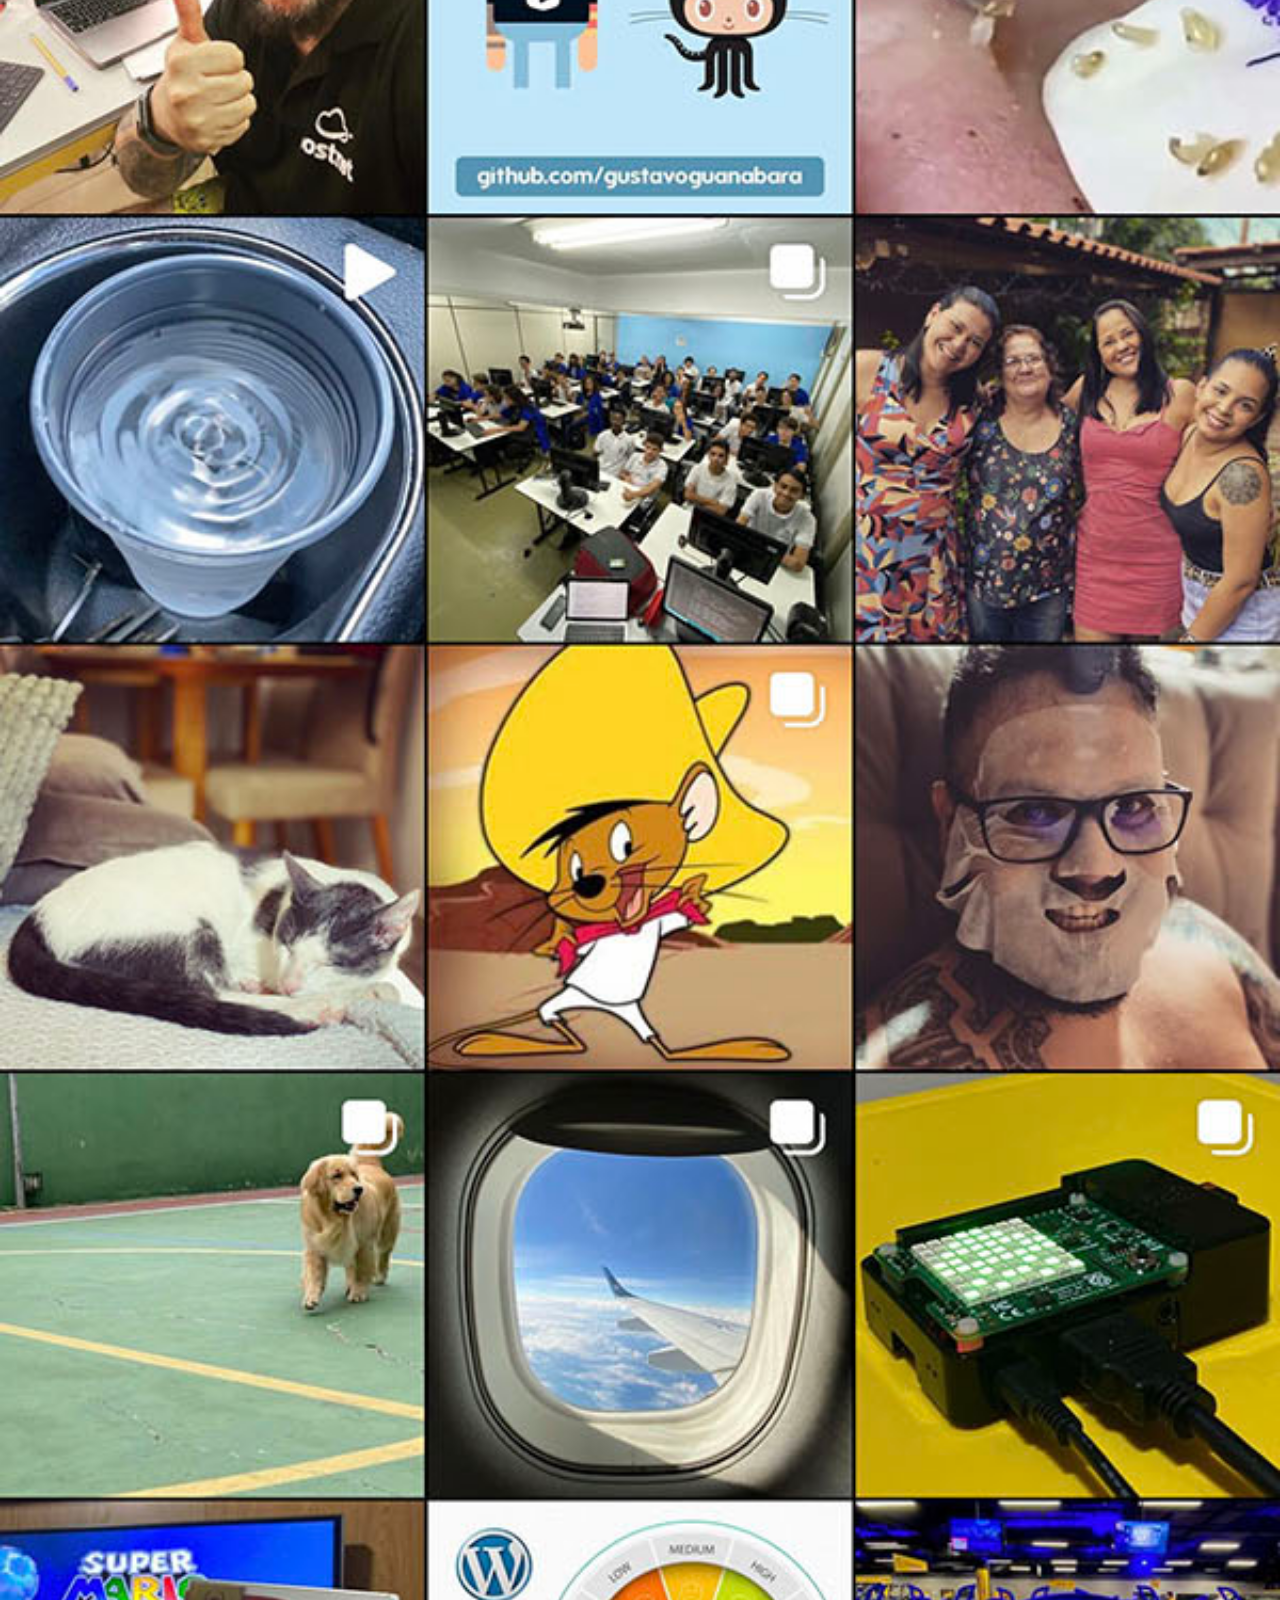
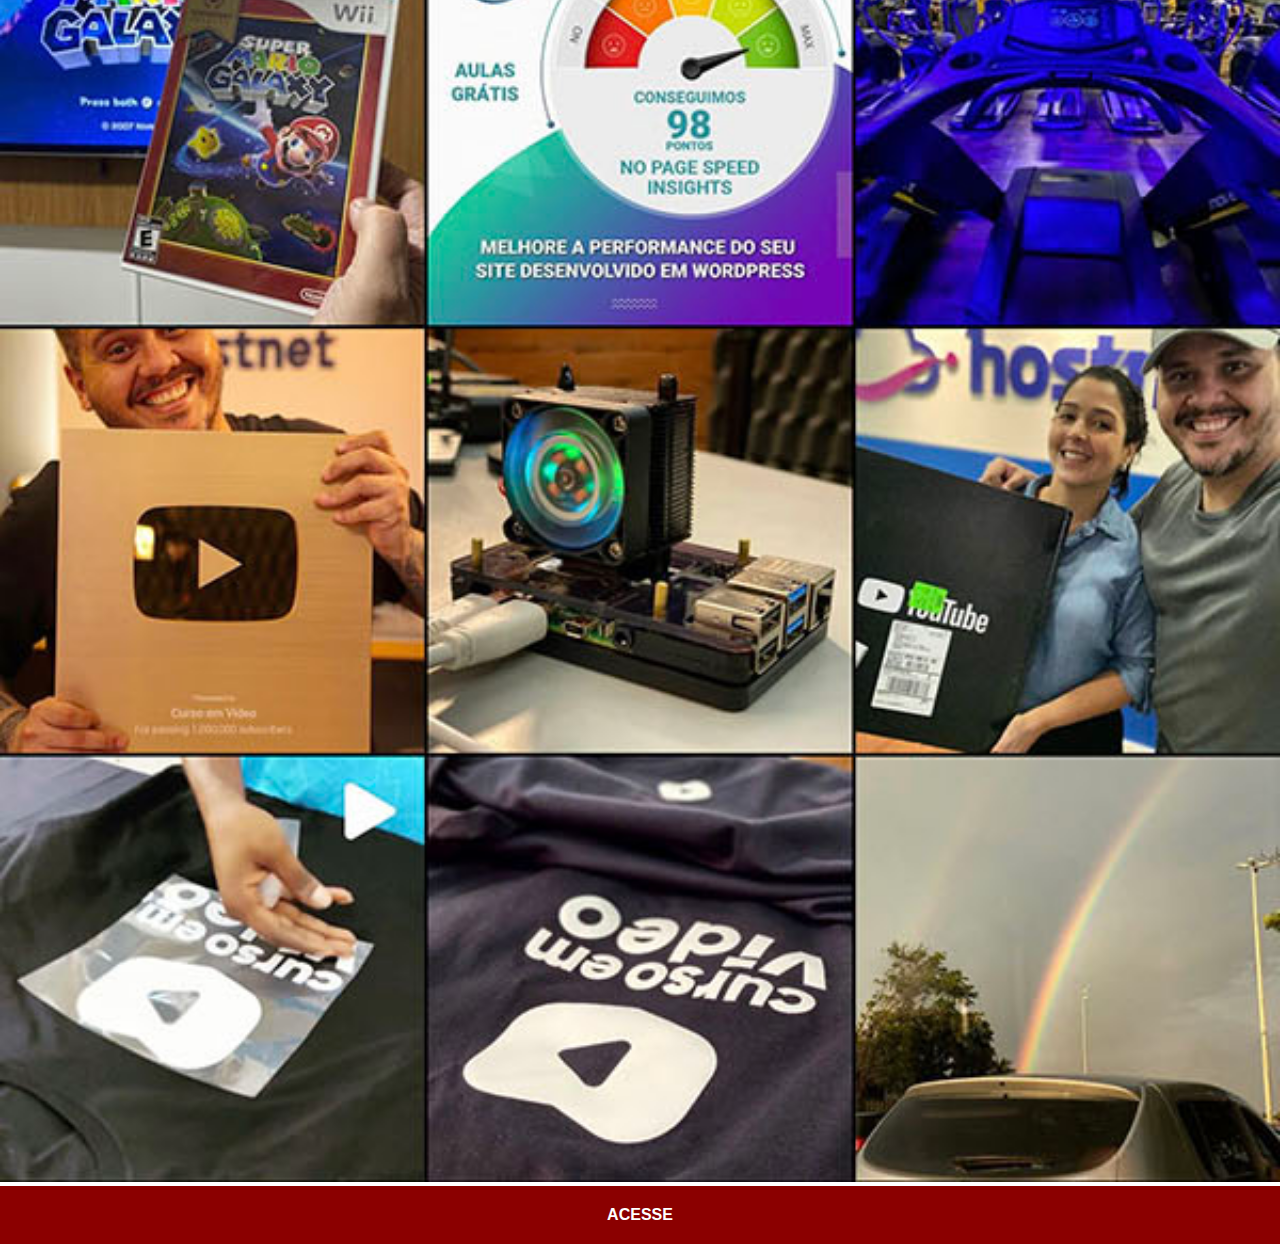
<file: instagram.html>
<!DOCTYPE html>
<html lang="pt-br">
<head>
    <meta charset="UTF-8">
    <meta name="viewport" content="width=device-width, initial-scale=1.0">
    <title>Home</title>
    <style>
        * {
            margin: 0px;
            padding: 0px;
            font-family: Arial, Helvetica, sans-serif;
        }

        ::-webkit-scrollbar {
            width: 0px;
            height: 0px;
        }

        img {
            width: 100vw;
        }

        a {
            display: block;
            background-color: darkred;
            padding: 20px;
            text-align: center;
            font-weight: bolder;
            text-decoration: none;
            color: white;
        }

        a:hover {
            background-color: red;
        }
    </style>
</head>
<body>
    <img src="imagens/tela-instagram.jpg" alt="youtube">
    <a href="https://www.instagram.com/gustavoguanabara/" target="_blank">ACESSE</a>
</body>
</html>
</file>
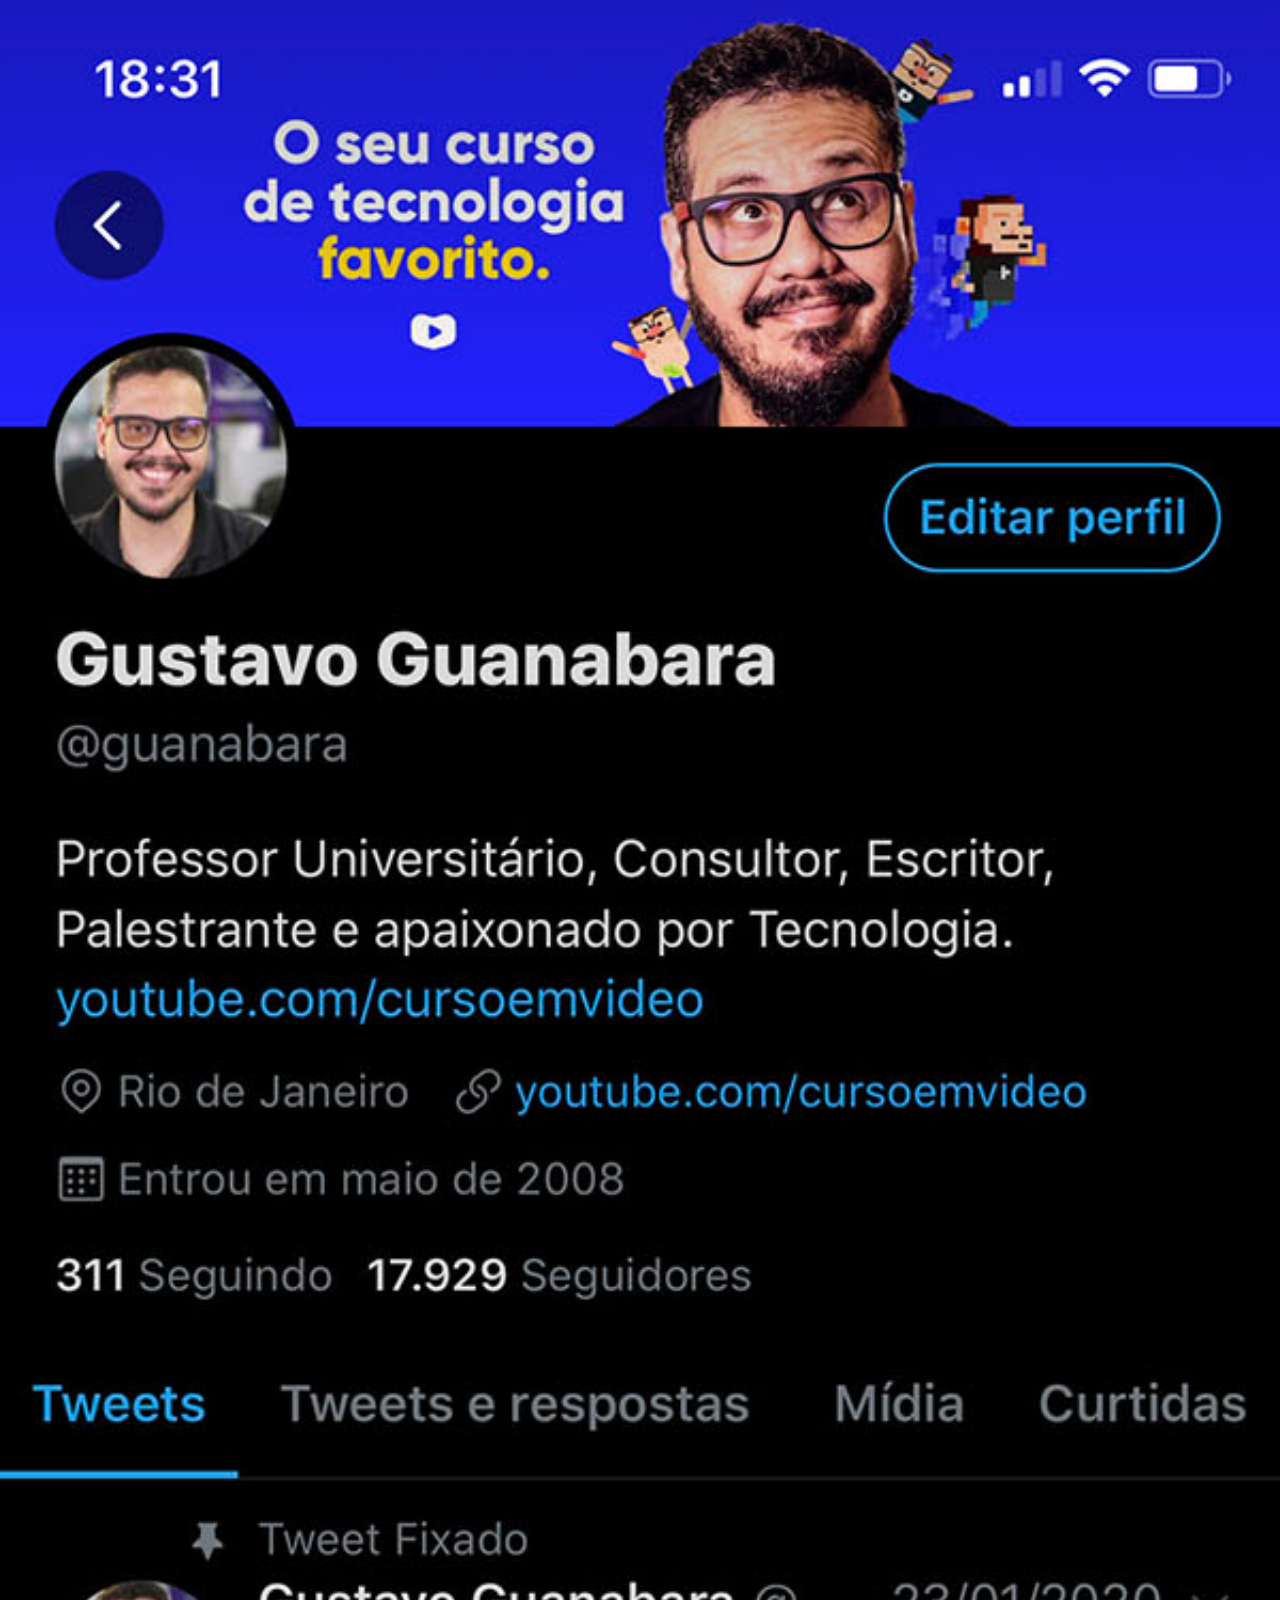
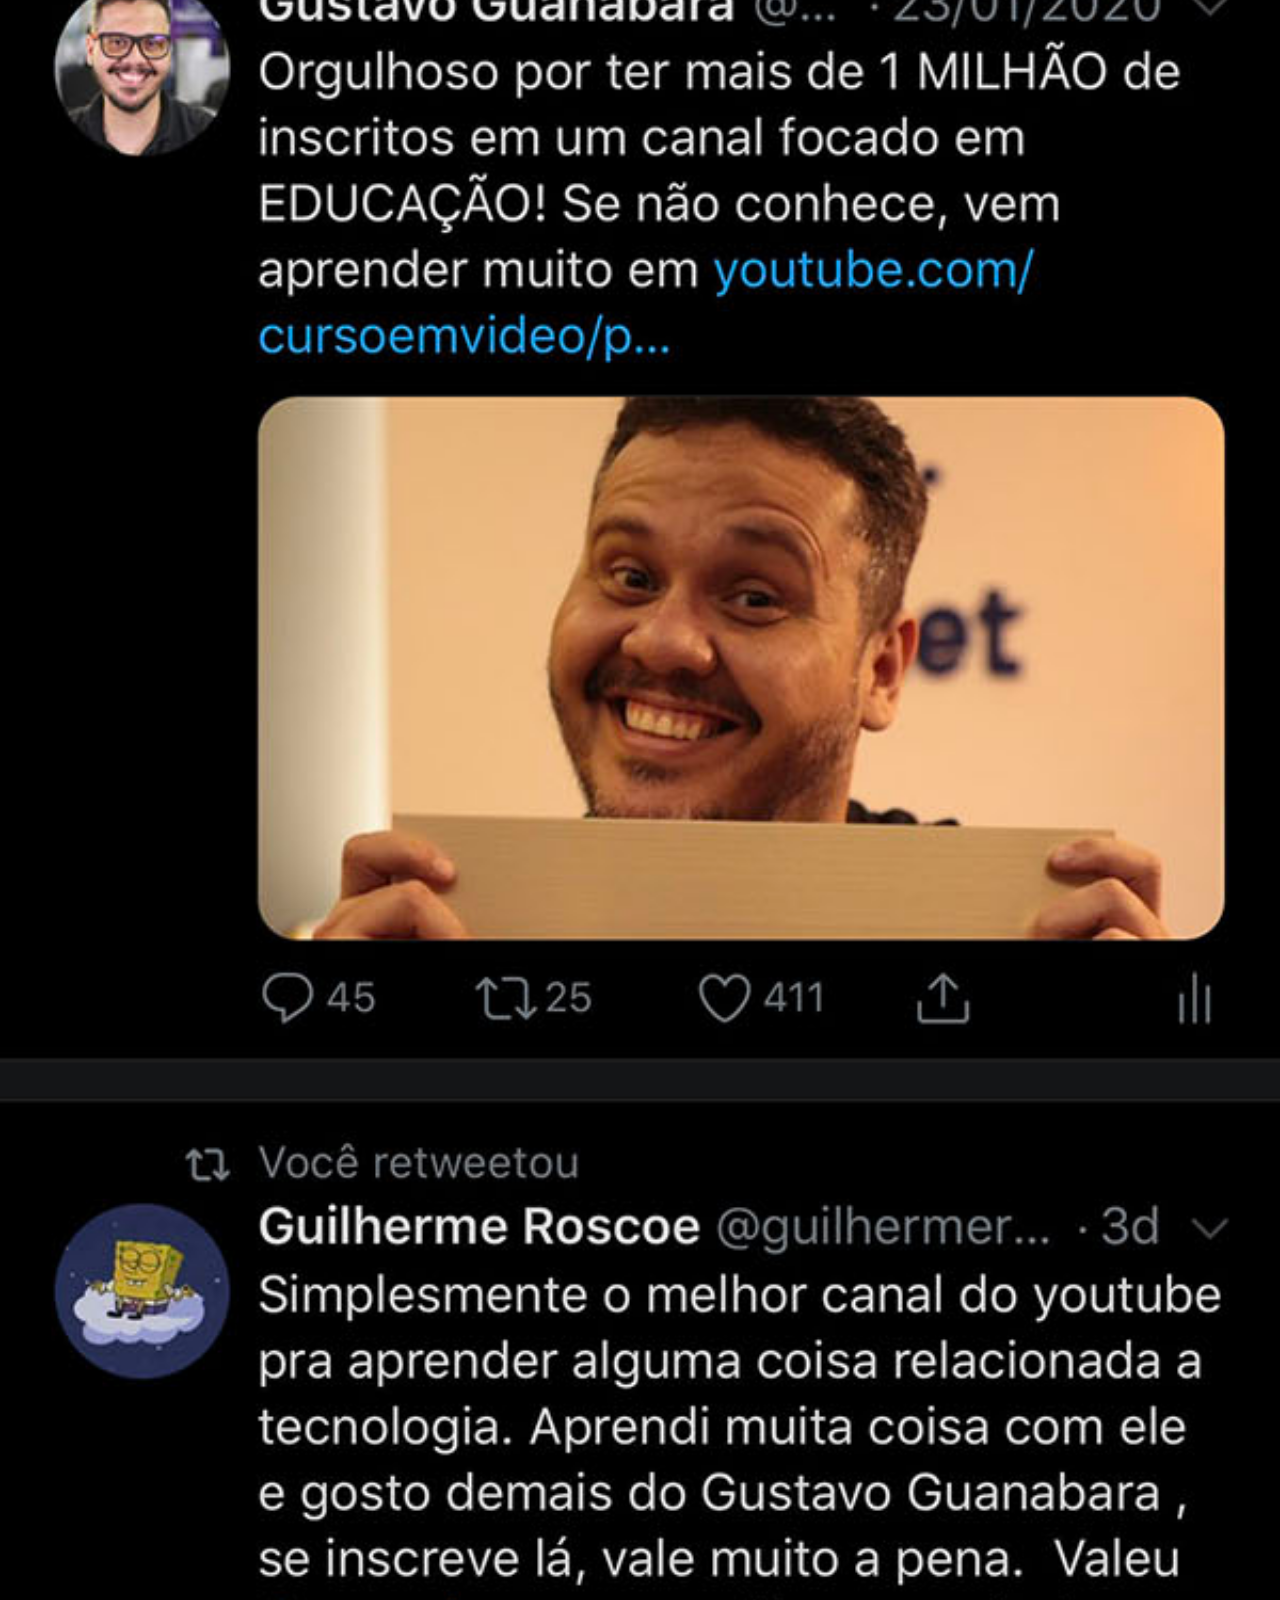
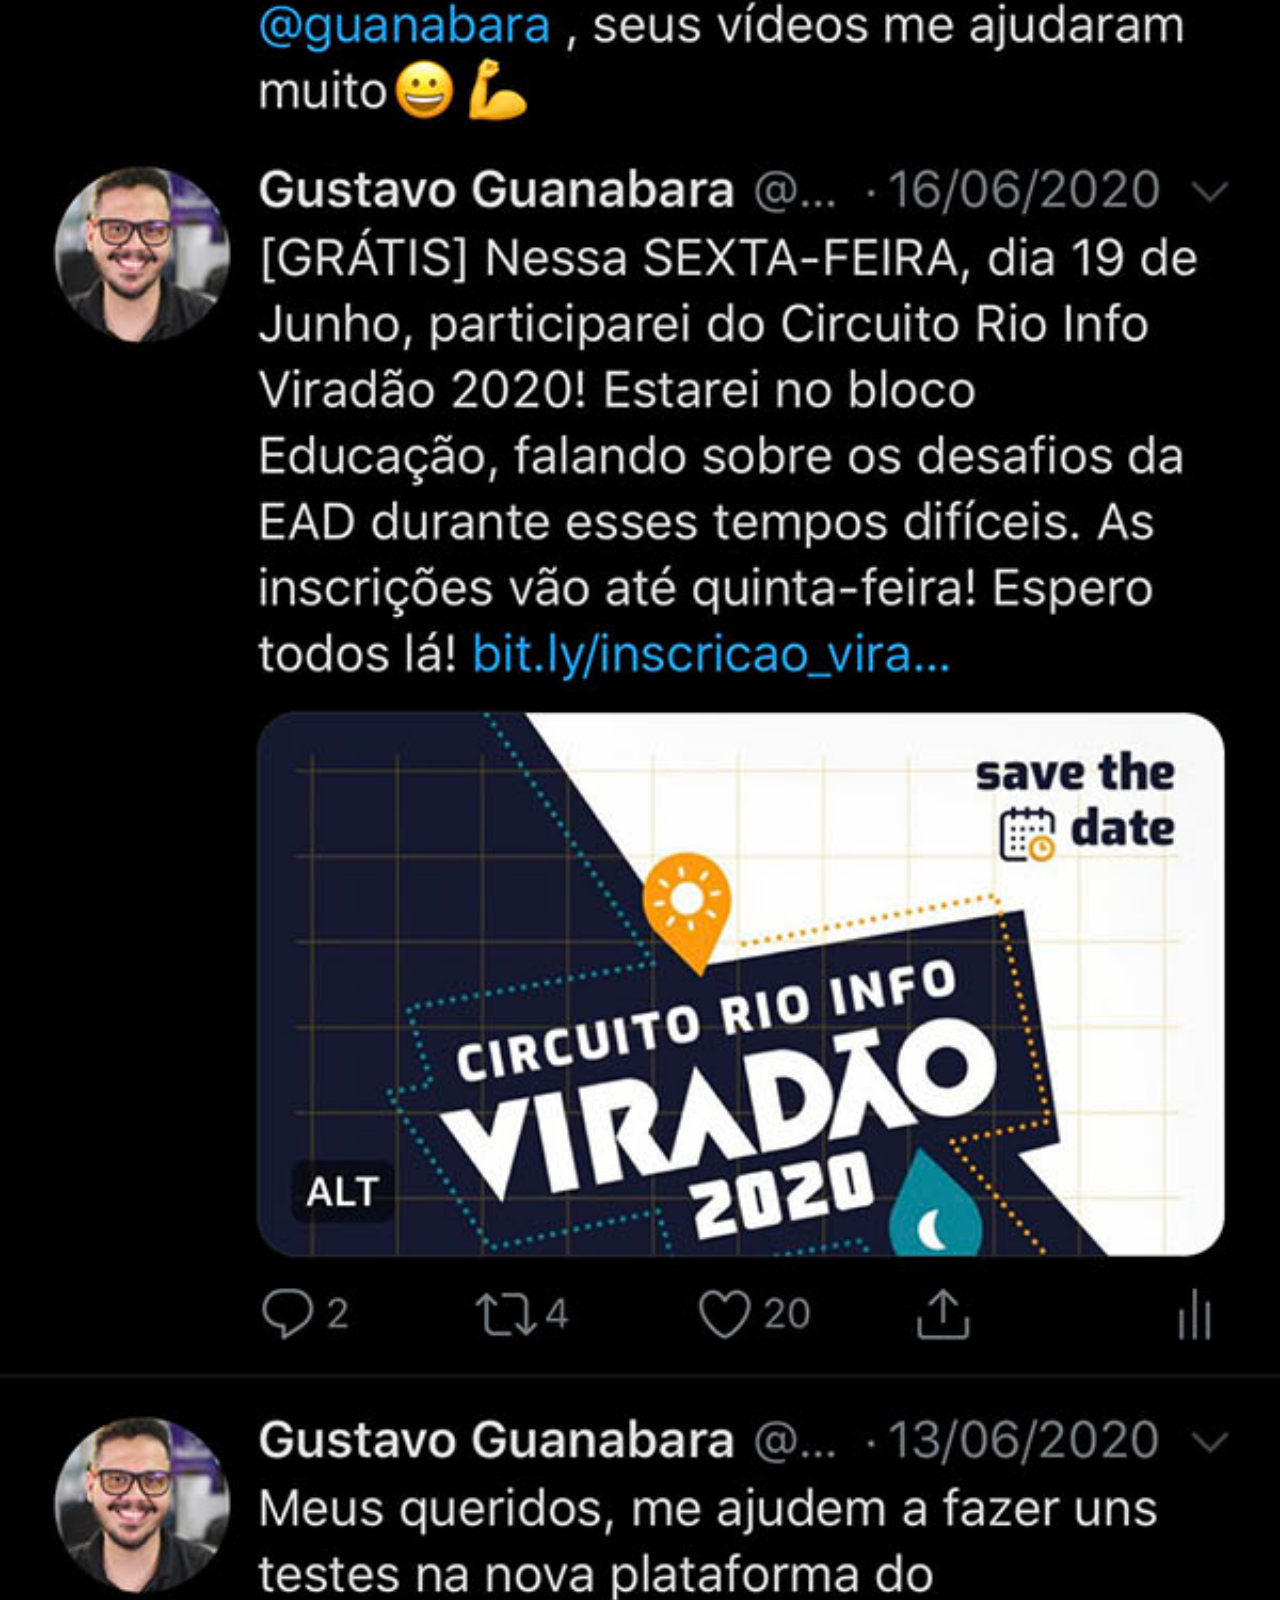
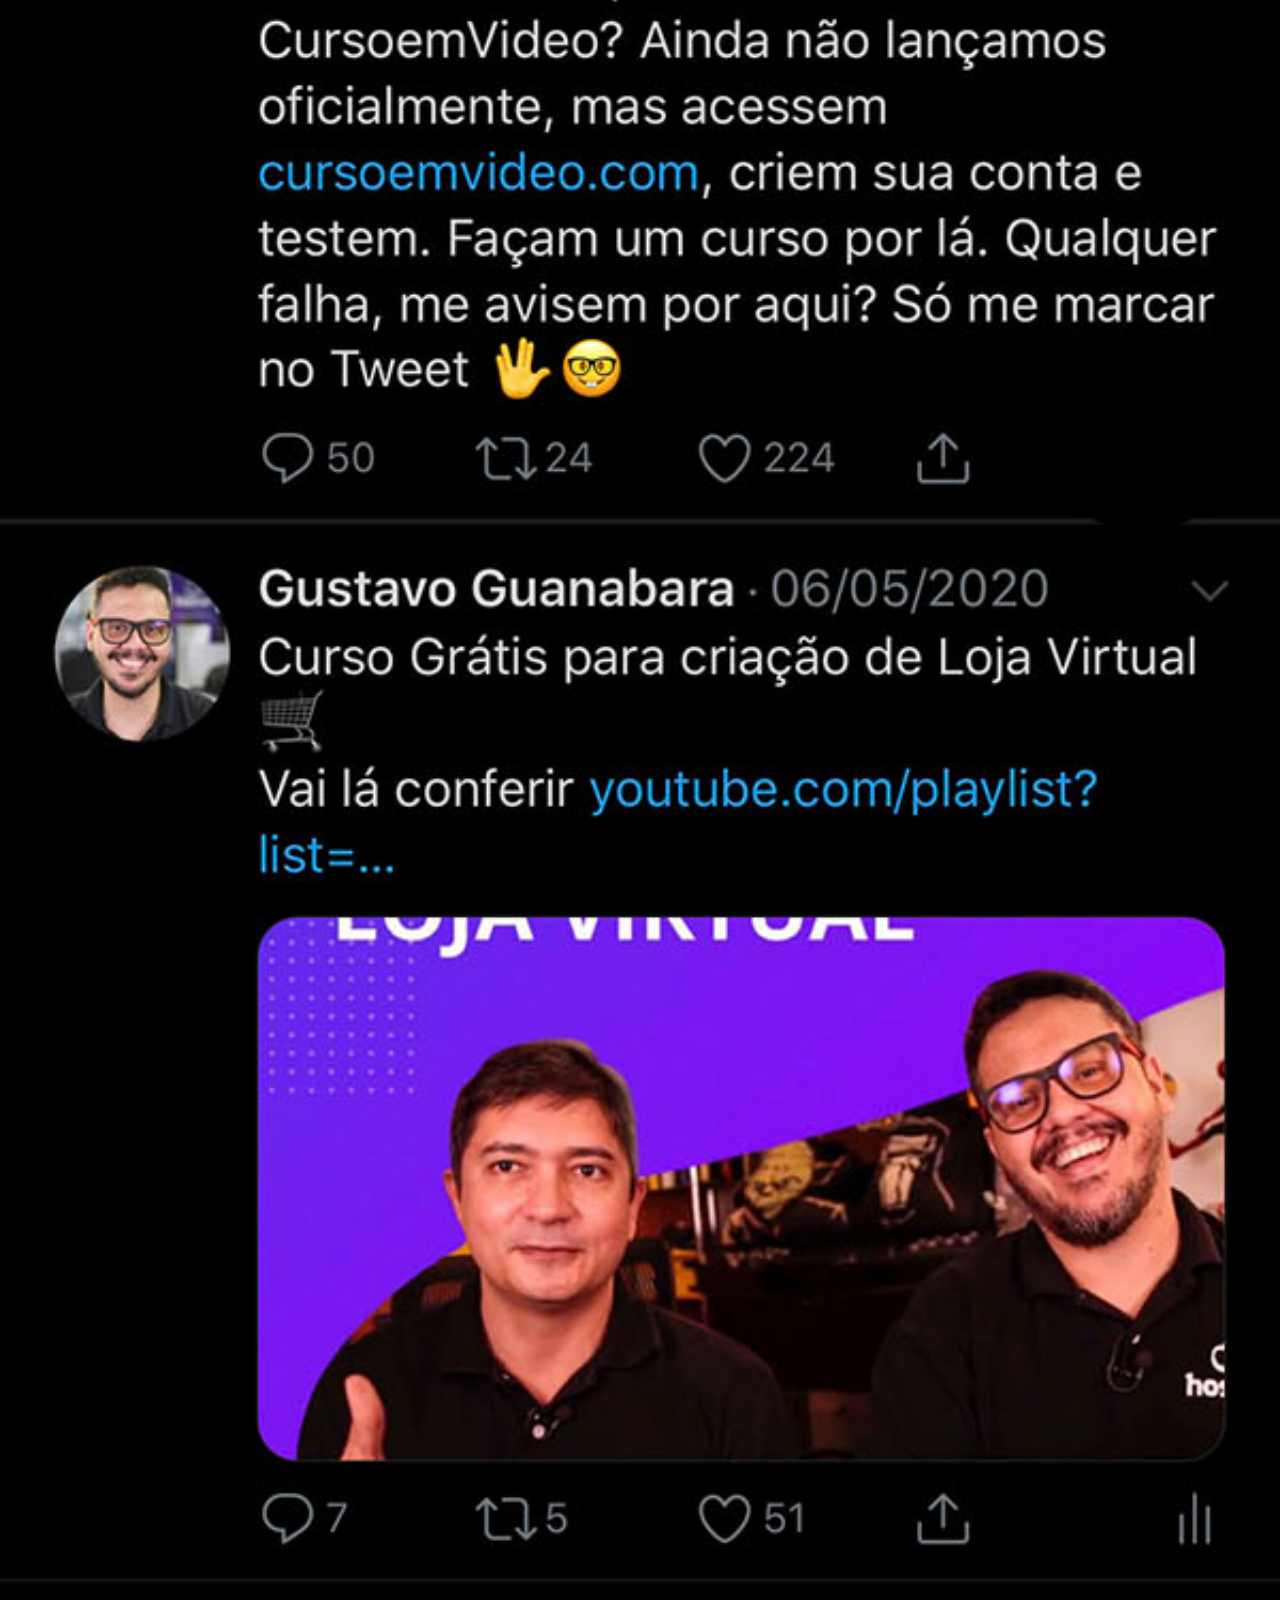
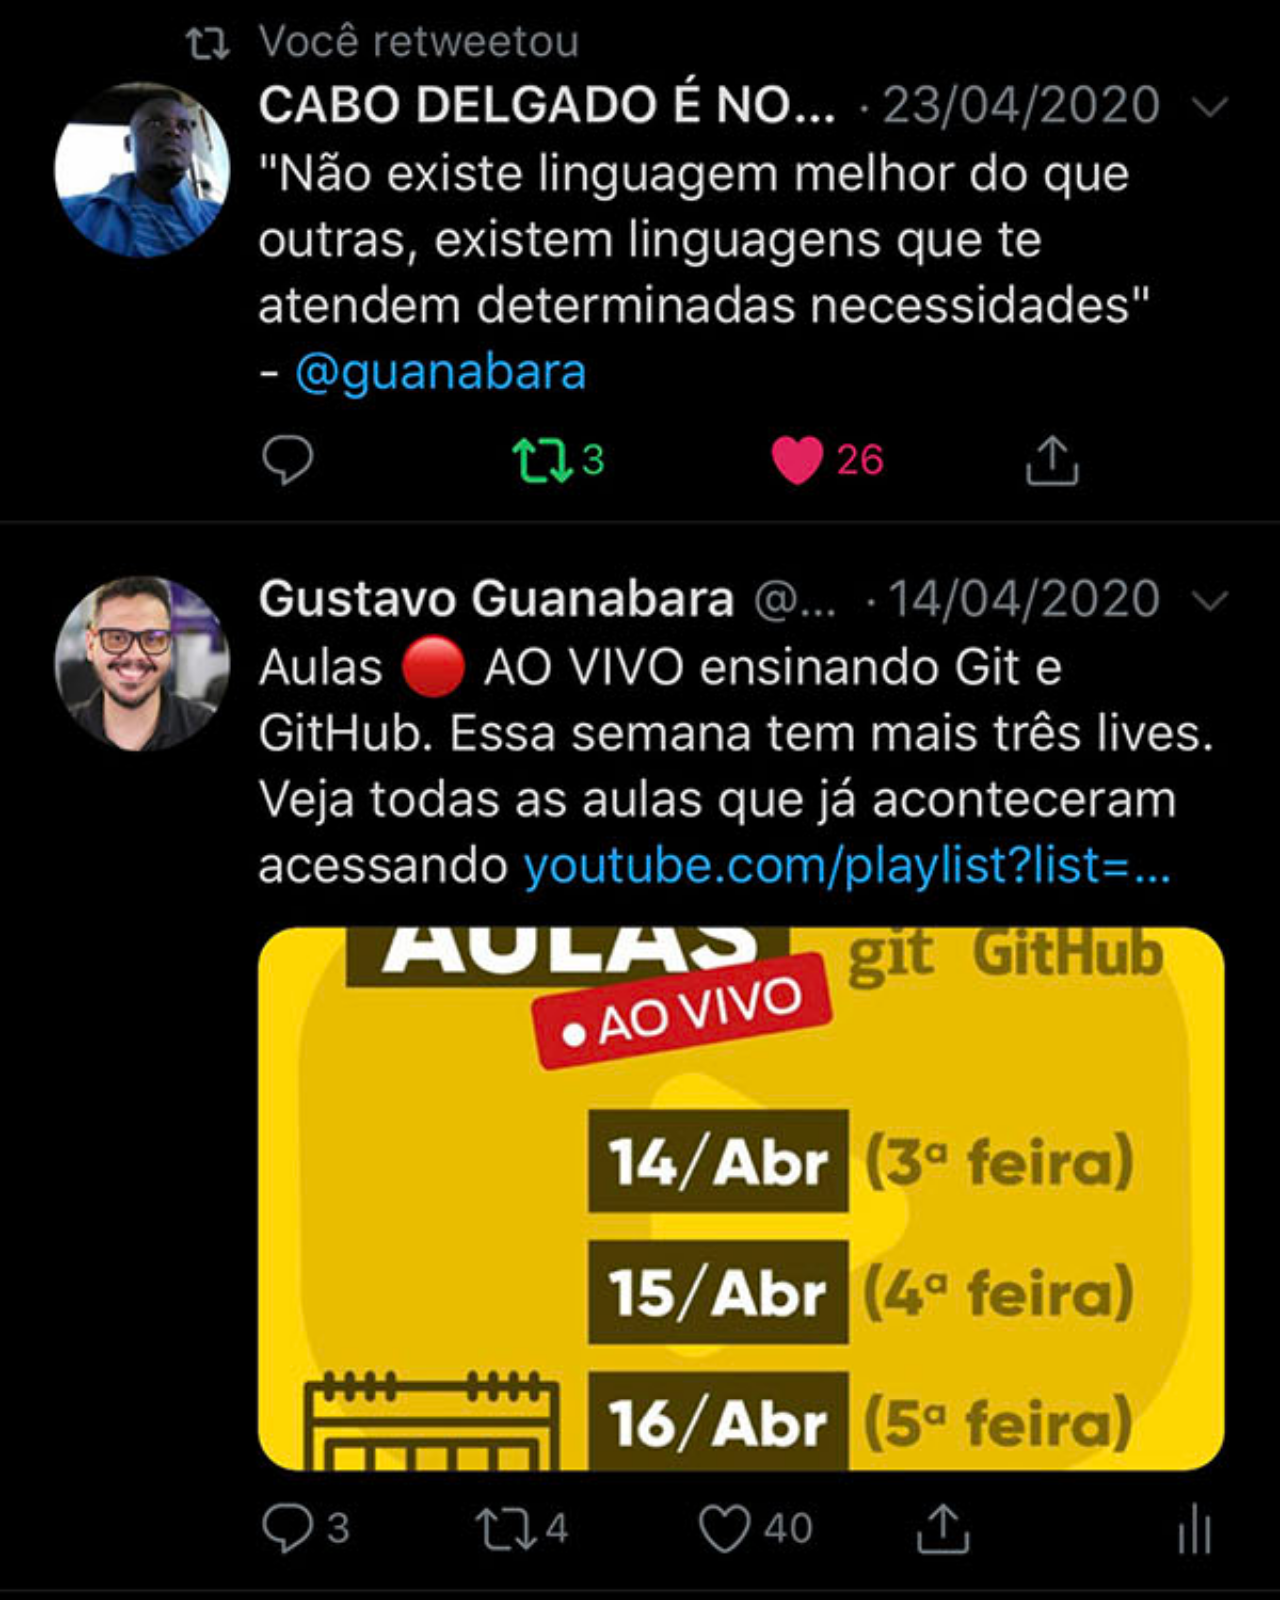
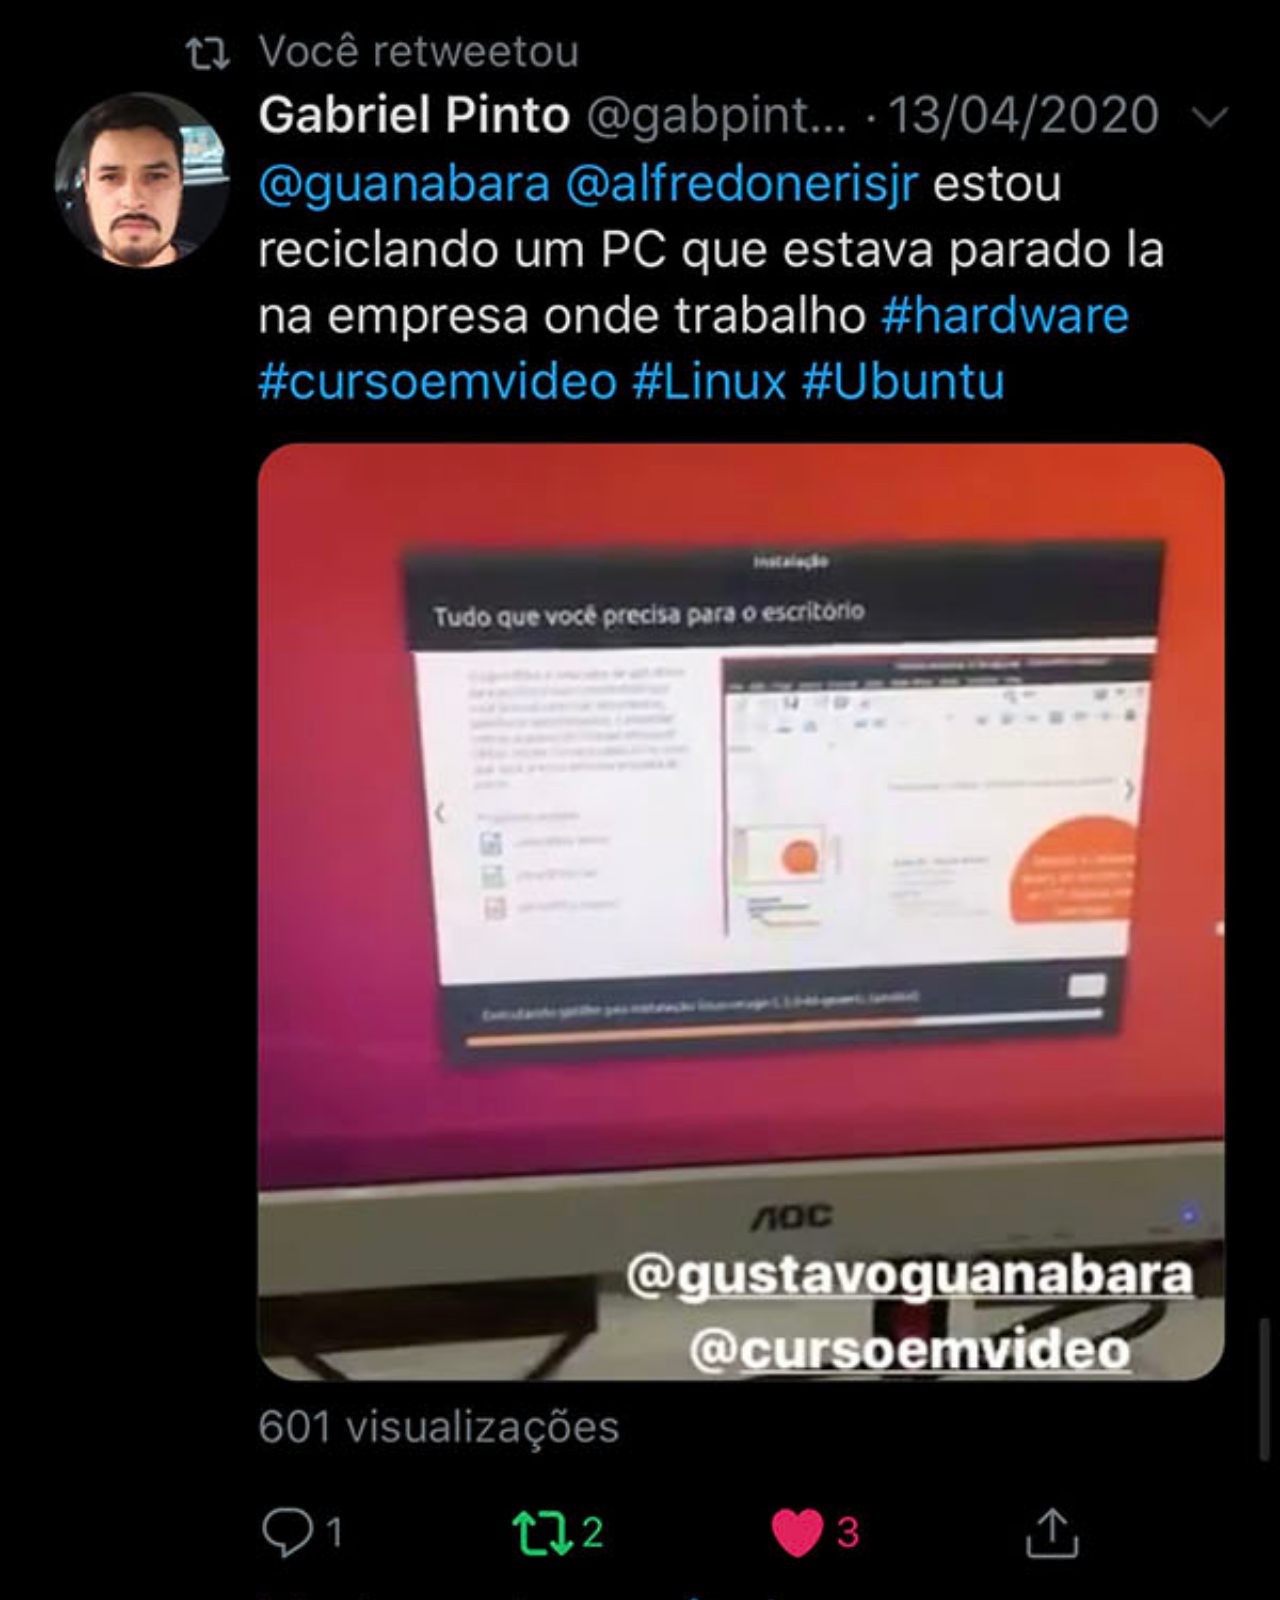
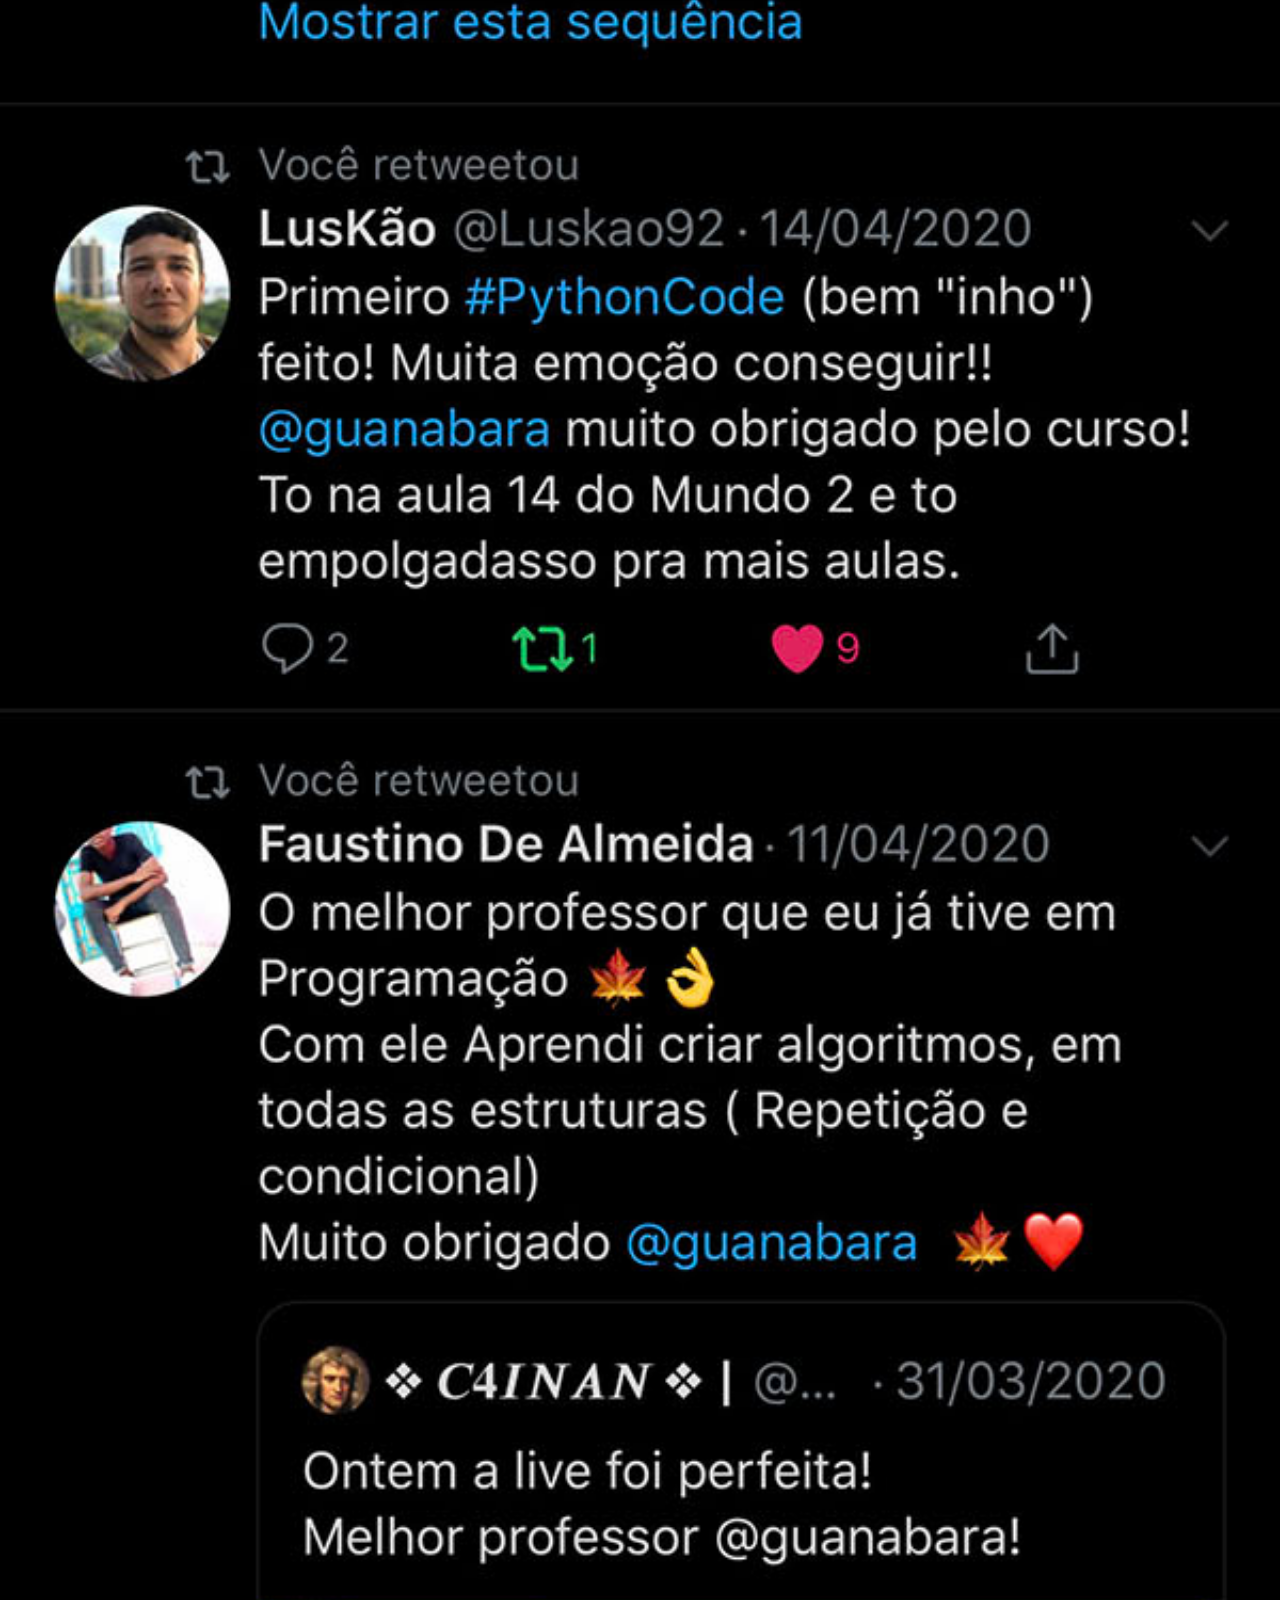
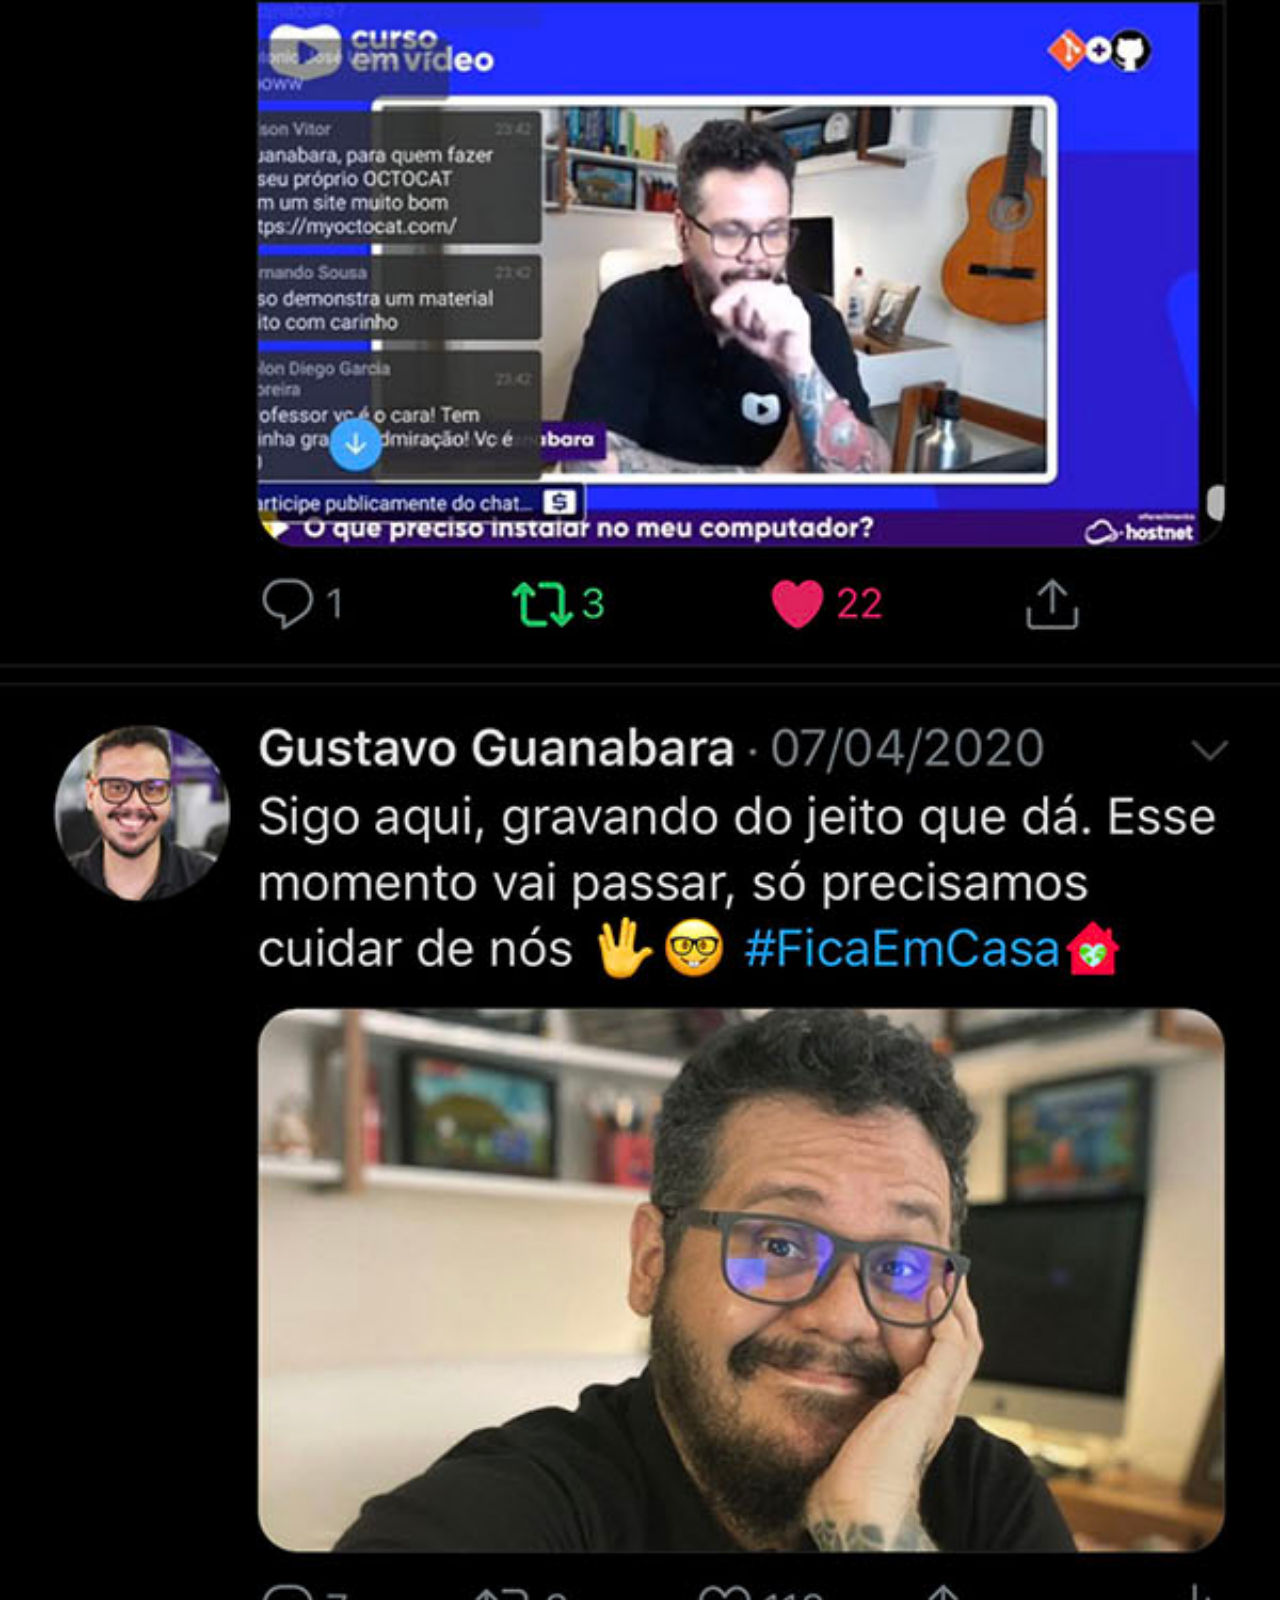
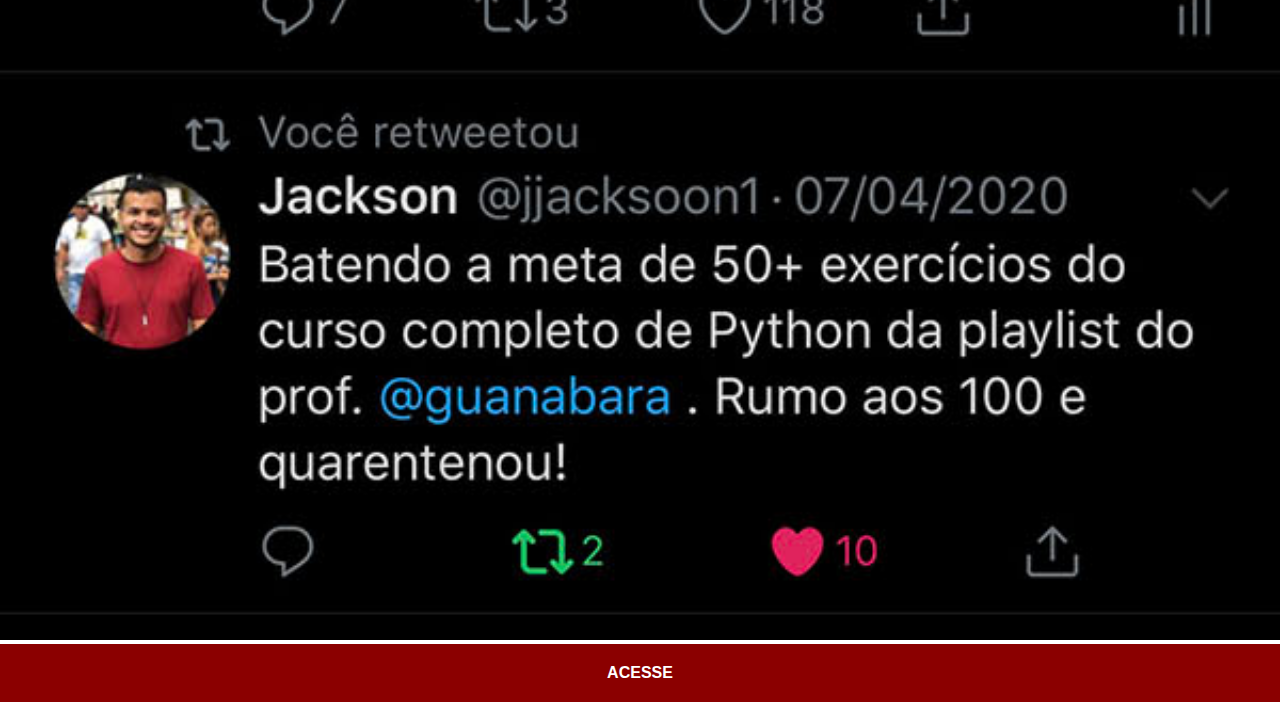
<file: twitter.html>
<!DOCTYPE html>
<html lang="pt-br">
<head>
    <meta charset="UTF-8">
    <meta name="viewport" content="width=device-width, initial-scale=1.0">
    <title>Home</title>
    <style>
        * {
            margin: 0px;
            padding: 0px;
            font-family: Arial, Helvetica, sans-serif;
        }

        ::-webkit-scrollbar {
            width: 0px;
            height: 0px;
        }

        img {
            width: 100vw;
        }

        a {
            display: block;
            background-color: darkred;
            padding: 20px;
            text-align: center;
            font-weight: bolder;
            text-decoration: none;
            color: white;
        }

        a:hover {
            background-color: red;
        }
    </style>
</head>
<body>
    <img src="imagens/tela-twitter.jpg" alt="youtube">
    <a href="https://twitter.com/guanabara" target="_blank">ACESSE</a>
</body>
</html>
</file>
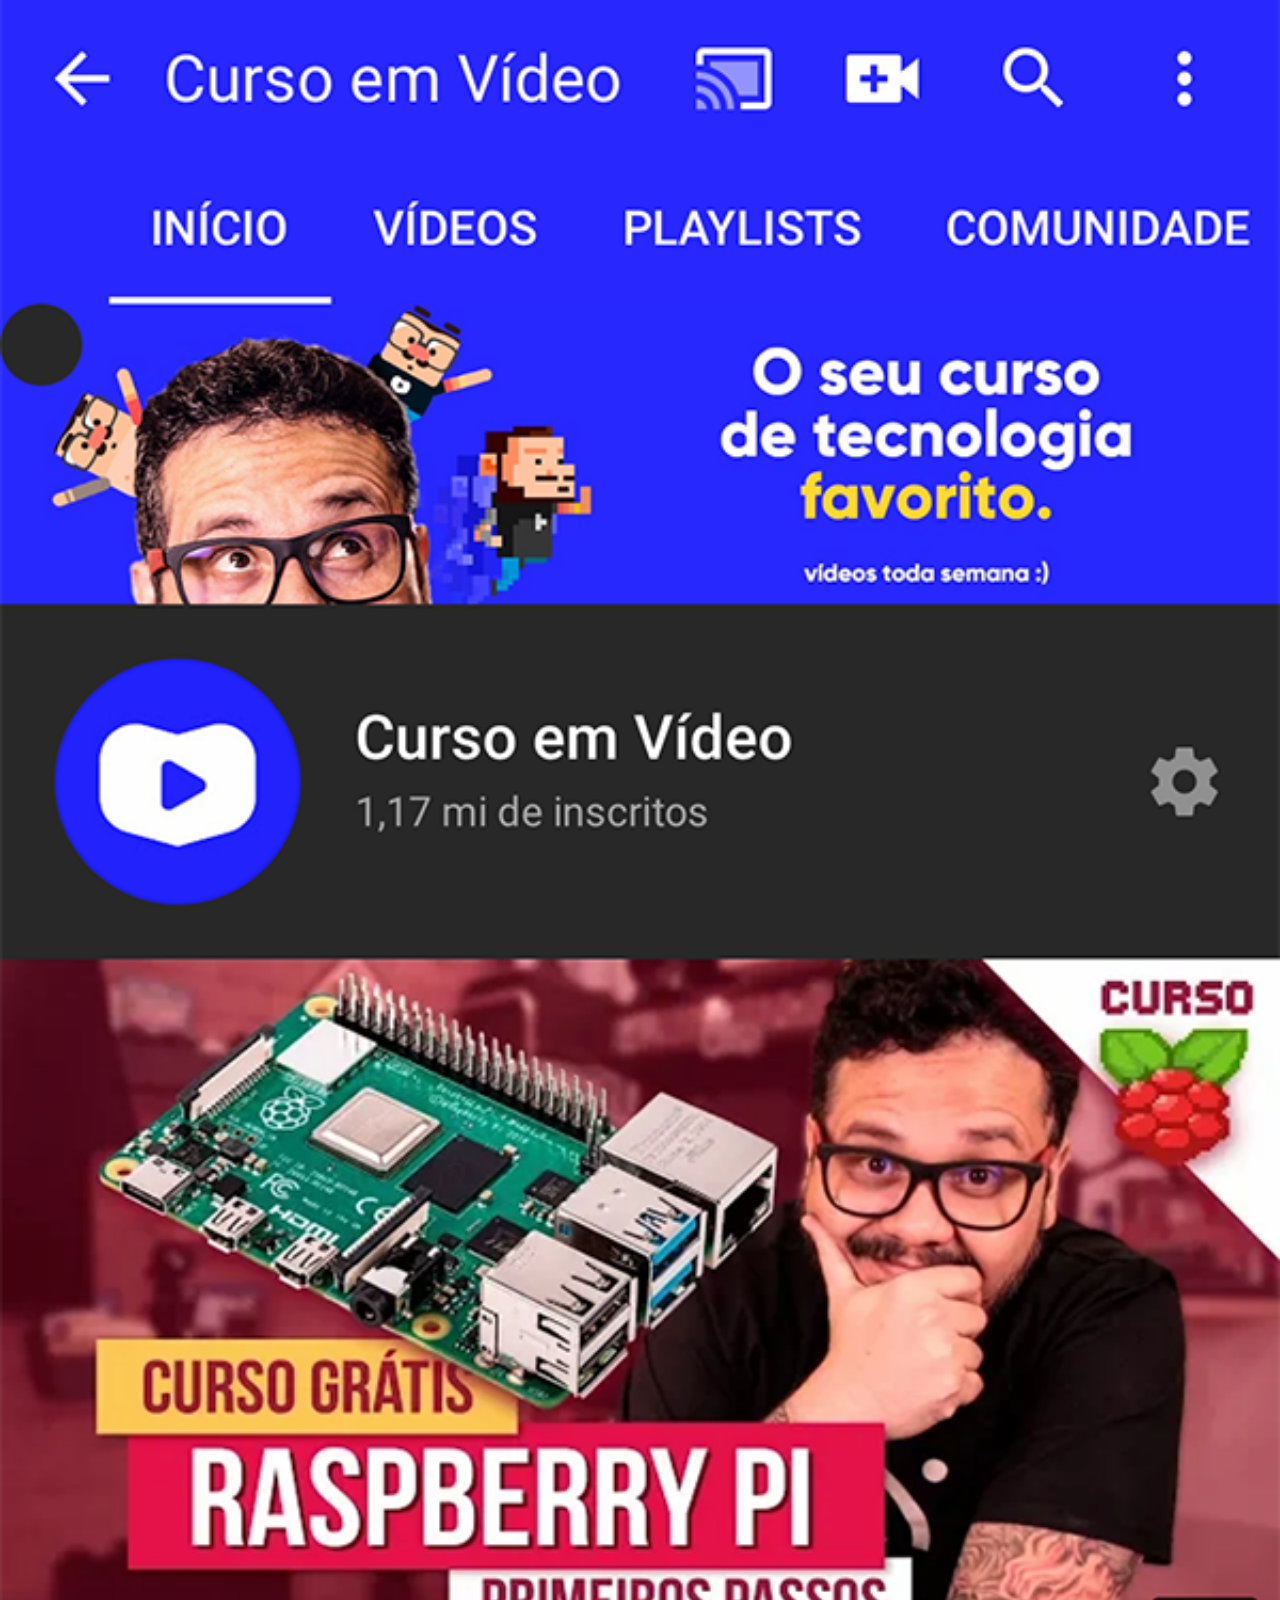
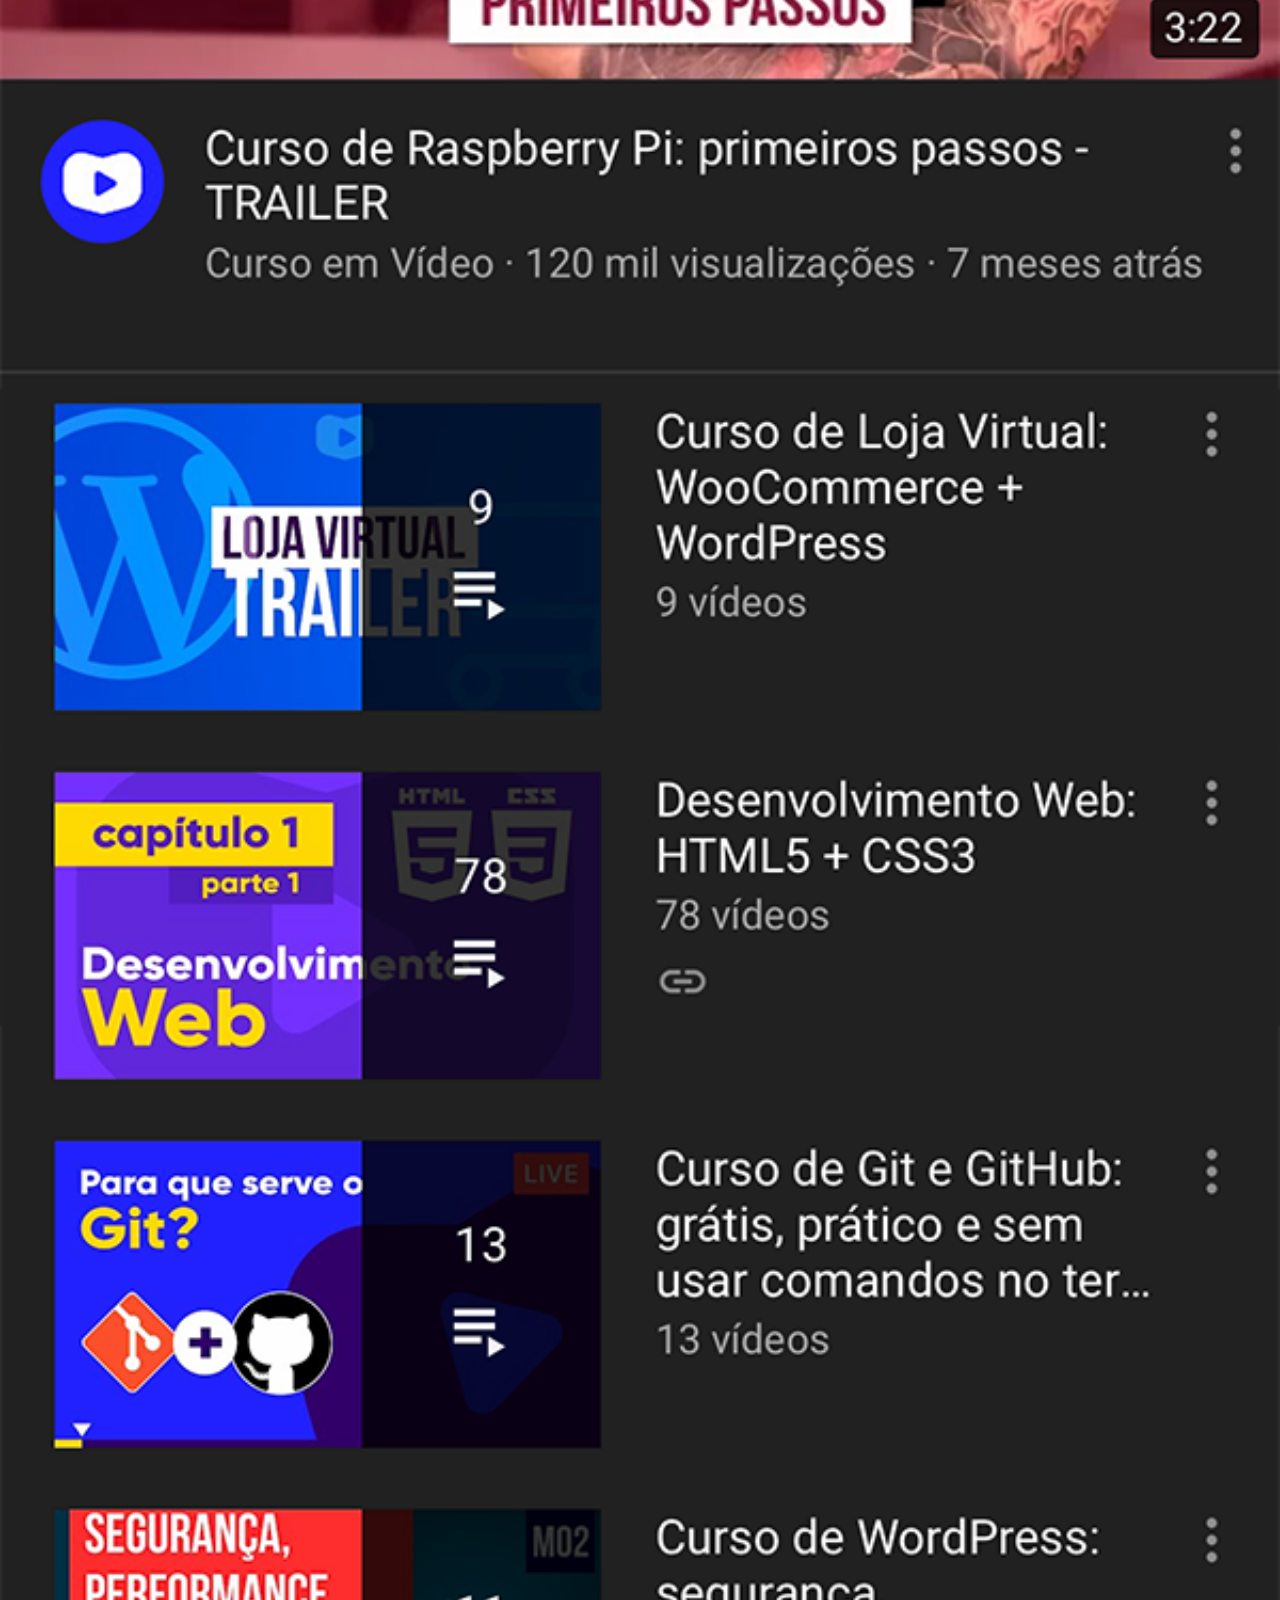
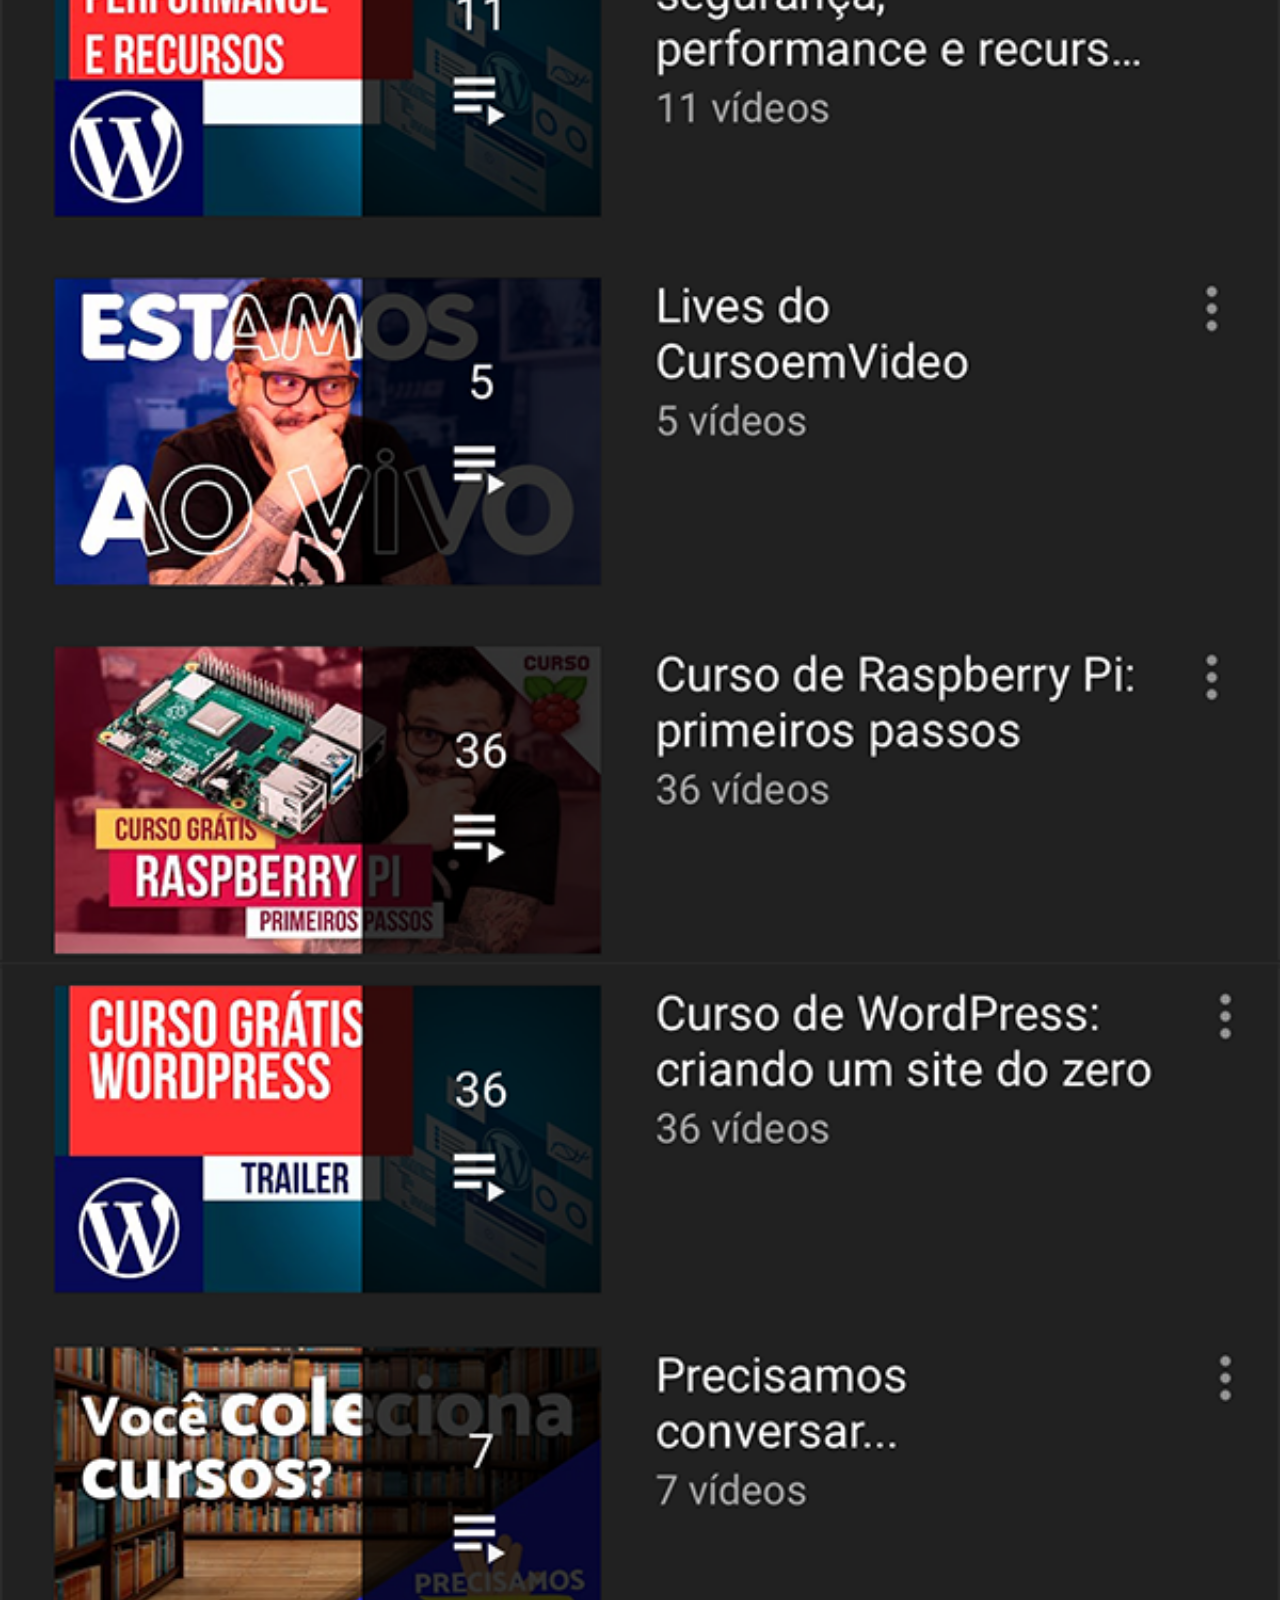
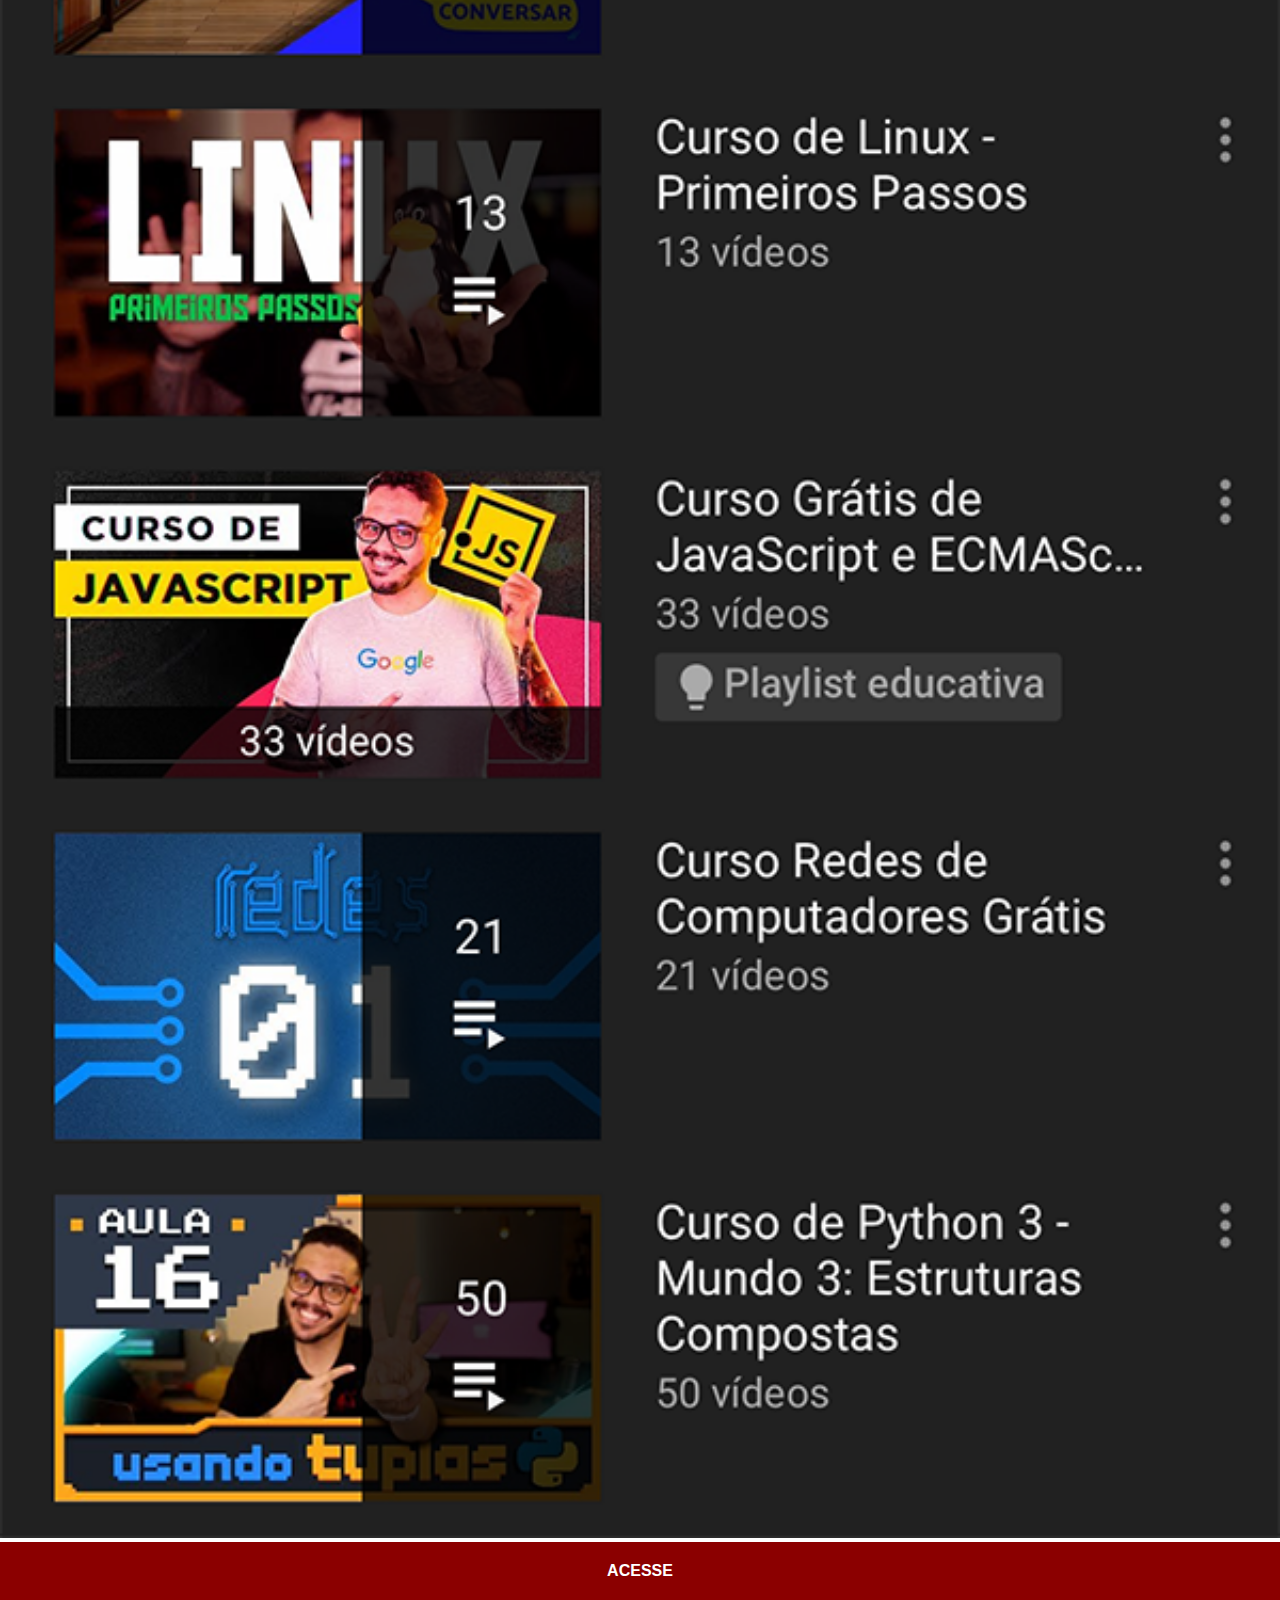
<file: youtube.html>
<!DOCTYPE html>
<html lang="pt-br">
<head>
    <meta charset="UTF-8">
    <meta name="viewport" content="width=device-width, initial-scale=1.0">
    <title>Home</title>
    <style>
        * {
            margin: 0px;
            padding: 0px;
            font-family: Arial, Helvetica, sans-serif;
        }

        ::-webkit-scrollbar {
            width: 0px;
            height: 0px;
        }

        img {
            width: 100vw;
        }

        a {
            display: block;
            background-color: darkred;
            padding: 20px;
            text-align: center;
            font-weight: bolder;
            text-decoration: none;
            color: white;
        }

        a:hover {
            background-color: red;
        }
    </style>
</head>
<body>
    <img src="imagens/tela-youtube.png" alt="youtube">
    <a href="https://www.youtube.com/channel/UCrWvhVmt0Qac3HgsjQK62FQ" target="_blank">ACESSE</a>
</body>
</html>
</file>
<file: estilo/style.css>
@charset "utf-8";

* {
    margin: 0px;
    padding: 0px;
    font-family: Arial, Helvetica, sans-serif;
}

html, body {
    height: 100vh;
    width: 100vw;
    background-color: black;
}

body {
    background: url(../imagens/fundo-madeira.jpg) no-repeat top center;
    background-size: cover;
    background-attachment: fixed;

}

main {
    height: 100vh;
    position: relative;
}

#tel {
    height: 500px;
    width: 500px;
    top: 50%;
    left: 50%;
    transform: translate(-50%, -50%);
    background-color: blue;
    position: absolute;
    background: url(../imagens/frame-iphone.png) no-repeat;
    width: 311px;
    height: 627px;
}

#tela {
    position: relative;
    top: 80px;
    left: 22px;
    width: 268px;
    height: 471px;
}

section#redes {
    float: right;
}

#redes img {
    width: 50px;
    display: block;
    border-radius: 50%;
    margin-right: 10px;
    box-shadow: 3px 3px 5px rgba(0, 0, 0, 0.400);
    box-sizing: border-box;
}

#redes img:hover {
    border: 2px solid rgba(255, 255, 255, 0.6);
    transform: translate(-3px, -3px);
    box-shadow: 5px 5px 10px rgba(0, 0, 0, 0.4);
    transition: transform 0.1s;
}
</file>
